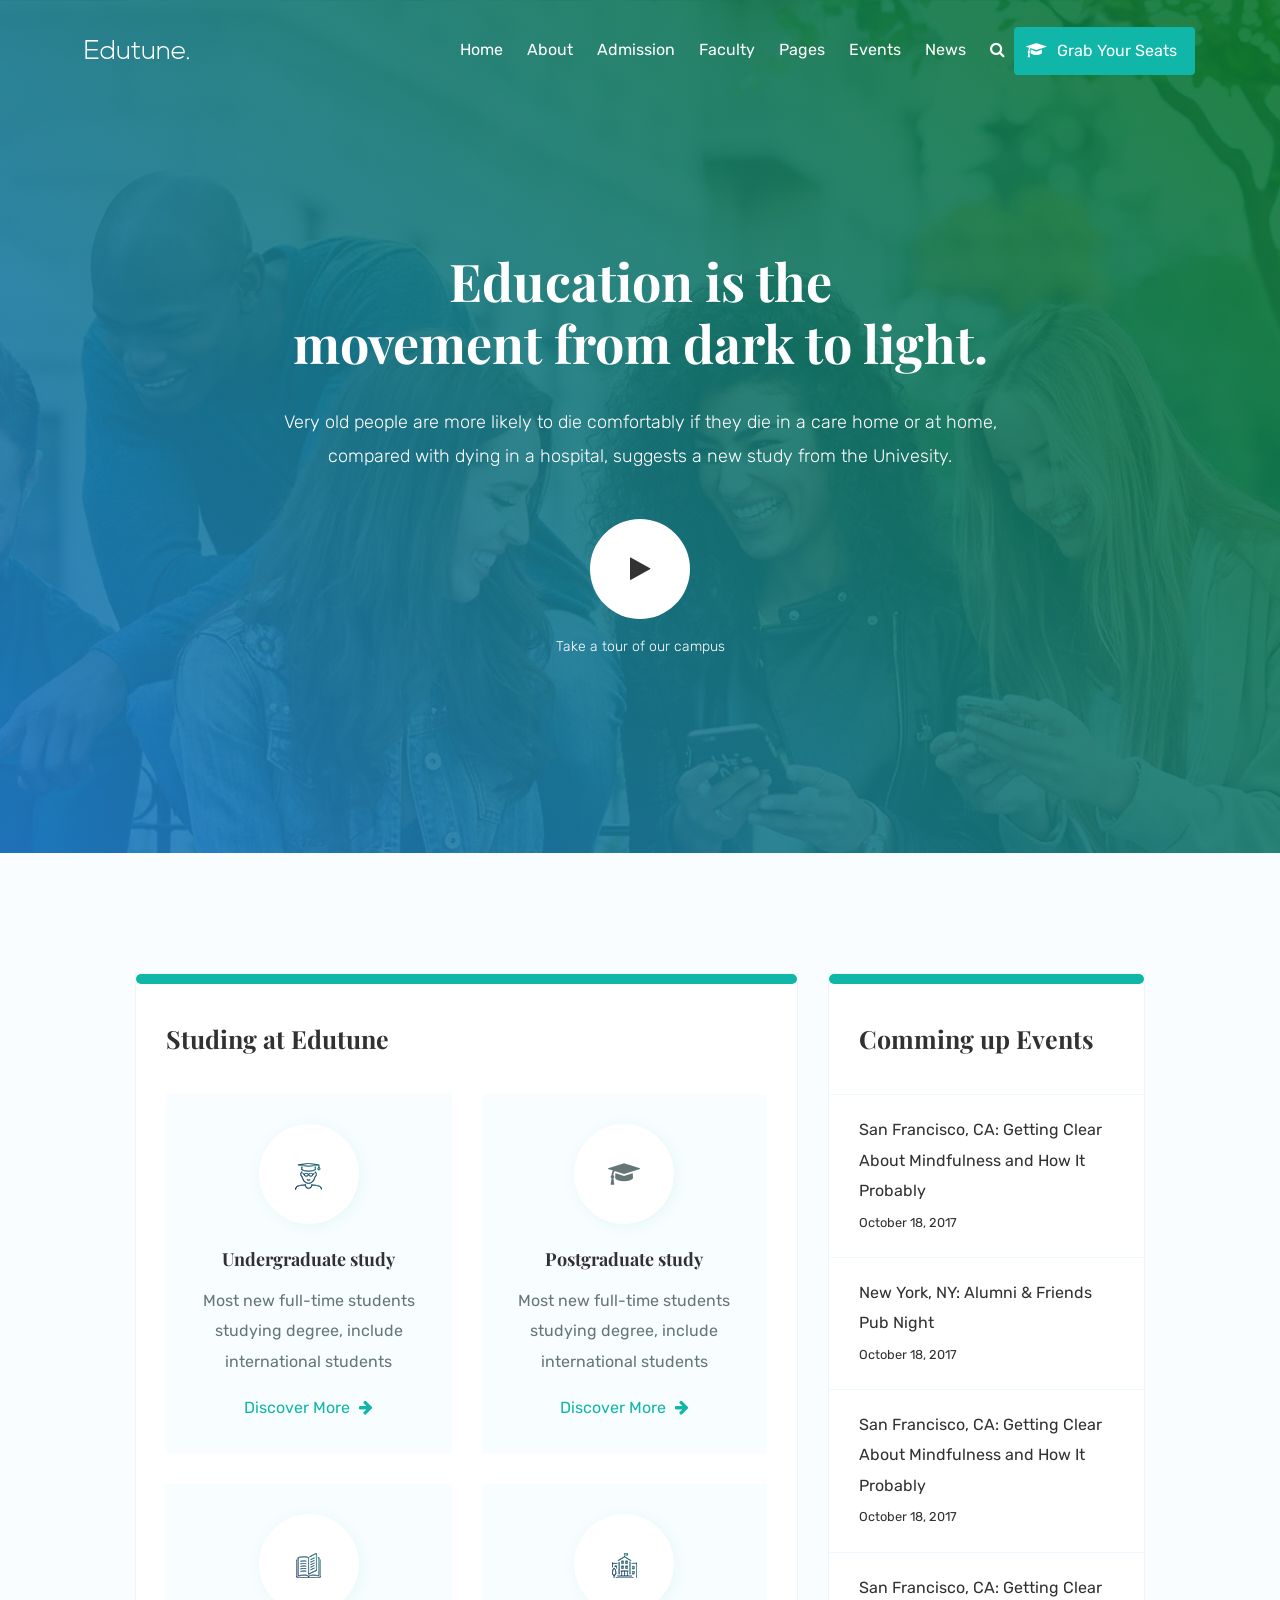
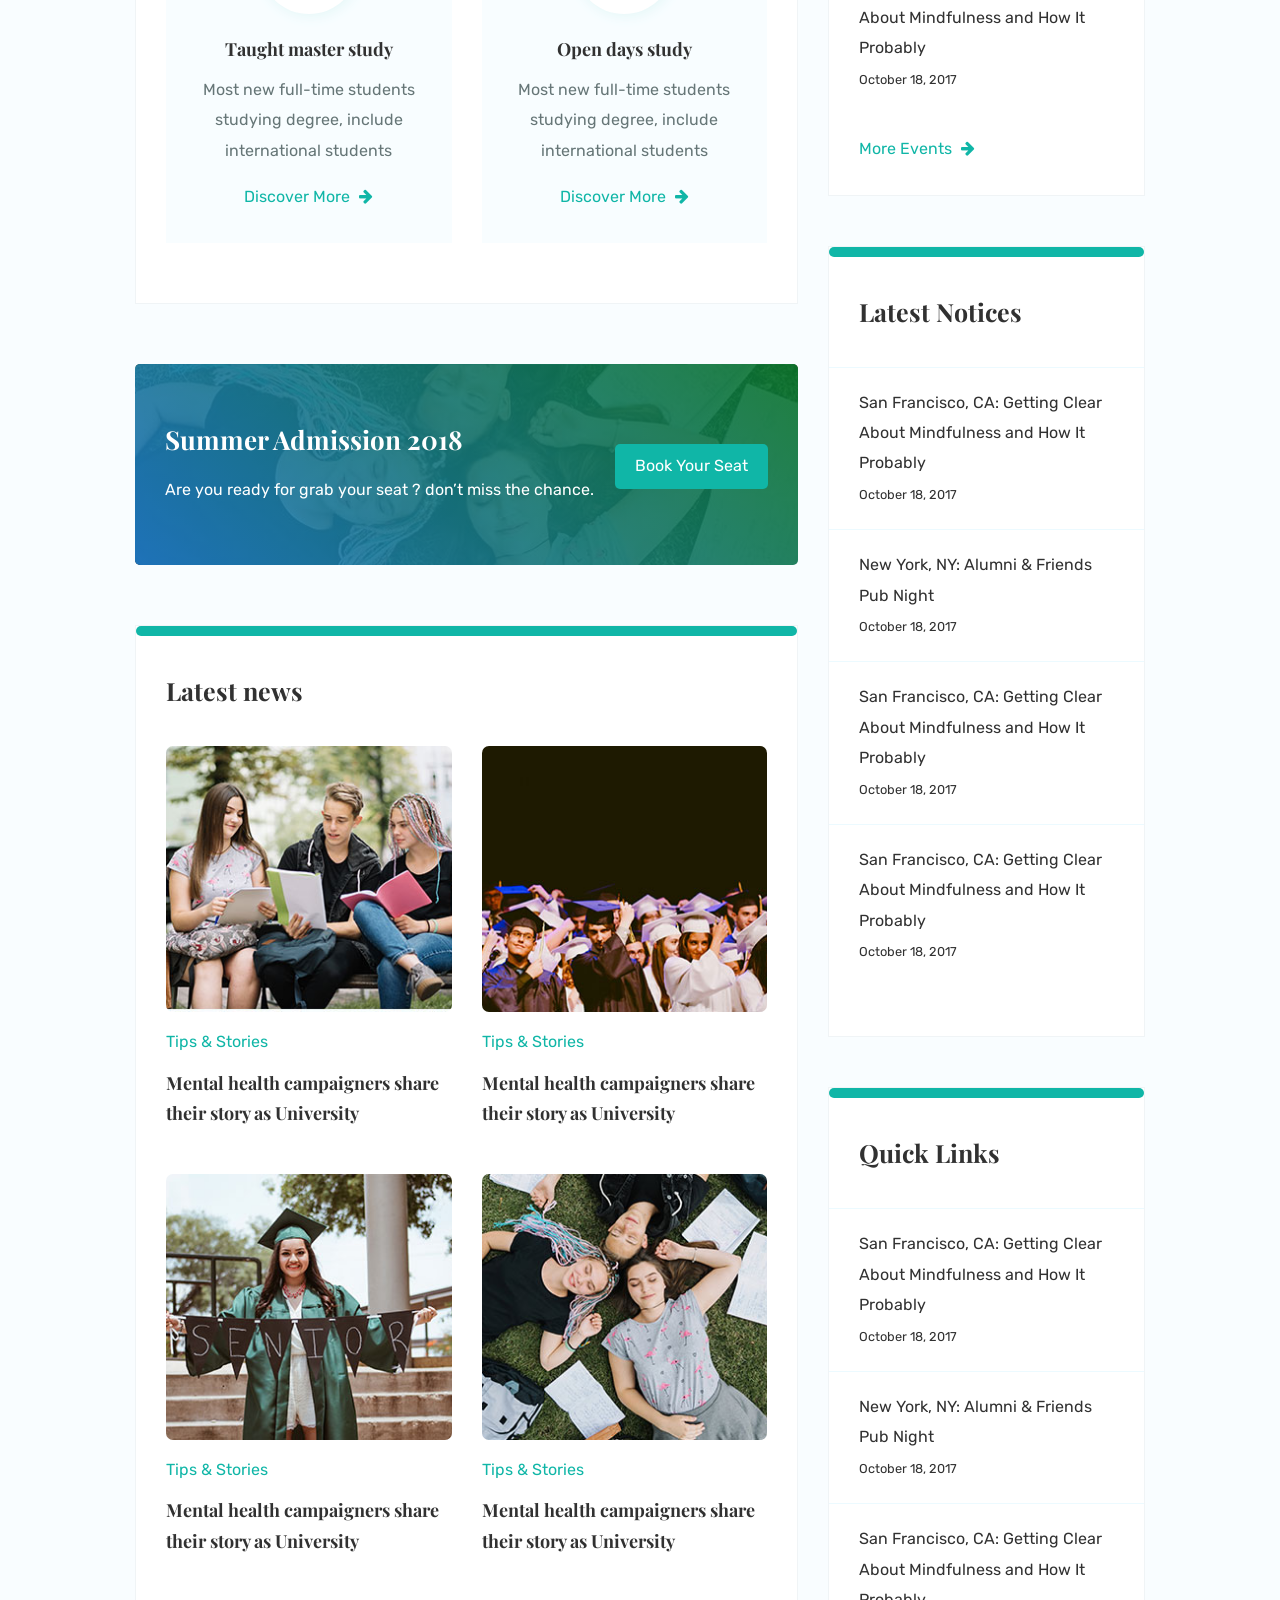
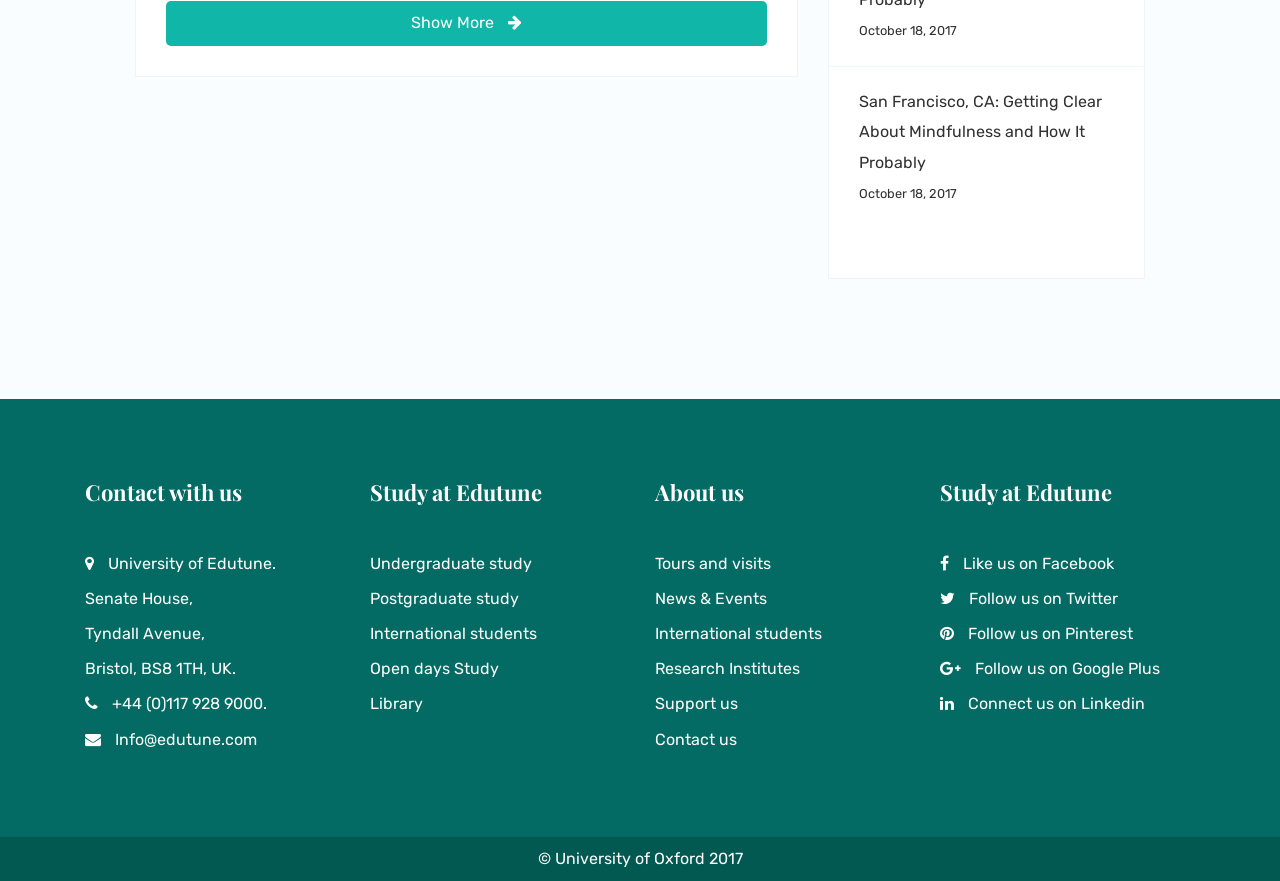
<file: index.html>
<!DOCTYPE html>
<html lang="en">
    <head>
        <meta charset="utf-8">
        <meta http-equiv="X-UA-Compatible" content="IE=edge">
        <meta name="viewport" content="width=device-width, initial-scale=1">

        <title>Edutune_University_Homepage</title>

        <link rel="stylesheet" type="text/css" href="assets/css/bootstrap.min.css">
        <link rel="stylesheet" type="text/css" href="assets/css/font-awesome.min.css">
        <link rel="stylesheet" type="text/css" href="assets/css/magnific-popup.css">
        <link rel="stylesheet" type="text/css" href="assets/css/style.css">


        <script src="assets/js/jquery-1.12.4.min.js"></script>
    </head>
    <body>

        <!--Header-area-->
          <div class="header-area">
            <div class="container">
              <div class="row">
                <div class="col-lg-3">
                  <div class="logo">
                    <h1><a href=""><img src="assets/img/logo.png" alt=""></a></h1>
                  </div>
                </div>
                <div class="col-lg-9">
                  <div class="mainmenu text-right">
                    <ul>
                      <li><a href="about.html">Home</a></li>
                      <li><a href="">About</a></li>
                      <li><a href="admission.html">Admission</a></li>
                      <li><a href="facult.html">Faculty</a></li>
                      <li><a href="single-addmission.html">Pages</a></li>
                      <li><a href="events.html">Events</a></li>
                      <li><a href="">News</a></li>
                      <li><a href=""><i class="fa fa-search"></i></a></li>
                      <li class="btn fa-graduation-cap"><a href="">Grab Your Seats</a></li>
                    </ul>
                  </div>
                </div>
              </div>
            </div>
          </div><!--End Header-area-->

          <!--Hero-area-->
          <div class="hero-area">
            <div class="container">
              <div class="row justify-content-center">
                <div class="col-lg-8 text-center">
                  <h2>Education is the<br/>movement from dark to light.</h2>
                  <p>Very old people are more likely to die comfortably if they die in a care home or at home, 
                    compared with dying in a hospital, suggests a new study from the Univesity.</p>
                    <p><a href="https://www.youtube.com/watch?v=ctvlUvN6wSE" class="video-btn mfp-iframe"><i class="fa fa-play"></i>Take a tour of our campus</a></p>
                </div>
              </div>
            </div>
          </div><!--End Hero-area-->

          <!--ADMISSION-area-->
          <div class="section-padding">
            <div class="container">
              <div class="row">
                <div class="col-lg-8">
                  <div class="bordered-box">
                    <h3>Studing at Edutune</h3>
                    <div class="row">
                      <div class="col-lg-6">
                        <div class="single-service-box">
                          <div class="service-icon d-table">
                            <div class="service-icon-wraper d-table-cell">
                              <img src="assets/img/service-1.png" alt="">
                            </div>
                          </div>
                          <h4>Undergraduate study</h4>
                          <p>Most new full-time students studying degree, include international students</p>
                          <a href="" class="inline-btn">Discover More <i class="fa fa-arrow-right"></i></a>
                        </div>
                      </div>

                      <div class="col-lg-6">
                        <div class="single-service-box">
                          <div class="service-icon d-table">
                            <div class="service-icon-wraper d-table-cell">
                              <i class="fa fa-graduation-cap"></i>
                            </div>
                          </div>
                          <h4>Postgraduate  study</h4>
                          <p>Most new full-time students studying degree, include international students</p>
                          <a href="" class="inline-btn">Discover More <i class="fa fa-arrow-right"></i></a>
                        </div>
                      </div>

                      <div class="col-lg-6">
                        <div class="single-service-box">
                          <div class="service-icon d-table">
                            <div class="service-icon-wraper d-table-cell">
                              <img src="assets/img/service-3.png" alt="">
                            </div>
                          </div>
                          <h4>Taught master study</h4>
                          <p>Most new full-time students studying degree, include international students</p>
                          <a href="" class="inline-btn">Discover More <i class="fa fa-arrow-right"></i></a>
                        </div>
                      </div>

                      <div class="col-lg-6">
                        <div class="single-service-box">
                          <div class="service-icon d-table">
                            <div class="service-icon-wraper d-table-cell">
                              <img src="assets/img/service-4.png" alt="">
                            </div>
                          </div>
                          <h4>Open days study</h4>
                          <p>Most new full-time students studying degree, include international students</p>
                          <a href="" class="inline-btn">Discover More <i class="fa fa-arrow-right"></i></a>
                        </div>
                      </div>
                    </div>
                  </div>

                  <!--Call to action area-->

                  <div class="cta-area section-padding">
                    <h3>Summer Admission 2018</h3>
                    <p>Are you ready for grab your seat ? don’t miss the chance.</p>
                    <a href="" class="edutune-btn">Book Your Seat</a>
                  </div><!--End Call to action area-->

                  <!--Latest news area-->

                  <div class="bordered-box">
                    <h3>Latest news</h3>
                    <div class="row">
                      <div class="col-lg-6">
                        <div class="single-news-box">
                          <div class="news-box-bg"></div>
                          <a href="" class="meta-tag">Tips & Stories</a>
                          <h4>Mental health campaigners share their story as University </h4>
                        </div>
                      </div>
                      <div class="col-lg-6">
                        <div class="single-news-box">
                          <div class="news-box-bg news-box-bg-2"></div>
                          <a href="" class="meta-tag">Tips & Stories</a>
                          <h4>Mental health campaigners share their story as University </h4>
                        </div>
                      </div>
                      <div class="col-lg-6">
                        <div class="single-news-box">
                          <div class="news-box-bg news-box-bg-3"></div>
                          <a href="" class="meta-tag">Tips & Stories</a>
                          <h4>Mental health campaigners share their story as University </h4>
                        </div>
                      </div>
                      <div class="col-lg-6">
                        <div class="single-news-box">
                          <div class="news-box-bg news-box-bg-4"></div>
                          <a href="" class="meta-tag">Tips & Stories</a>
                          <h4>Mental health campaigners share their story as University </h4>
                        </div>
                      </div>
                    </div>

                    <a href="" class="edutune-btn show-more-btn">Show More <i class="fa fa-arrow-right"></i></a>
                  </div>
                </div><!--End Latest news area-->



                <div class="col-lg-4">
                  <div class="bordered-box">
                    <h3>Comming up Events</h3>
                    <ul>
                      <li><a href="">San Francisco, CA: Getting Clear About Mindfulness and How It Probably<br/><span class="post-date">October 18, 2017</span></a></li>
                      <li><a href="">New York, NY: Alumni & Friends Pub Night<br/><span class="post-date">October 18, 2017</span></a></li>
                      <li><a href="">San Francisco, CA: Getting Clear About Mindfulness and How It Probably<br/><span class="post-date">October 18, 2017</span></a></li>
                      <li><a href="">San Francisco, CA: Getting Clear About Mindfulness and How It Probably<br/><span class="post-date">October 18, 2017</span></a></li>
                    </ul>

                    <a href="" class="inline-btn">More Events <i class="fa fa-arrow-right"></i></a>
                  </div>
                  <div class="bordered-box">
                    <h3>Latest Notices</h3>
                    <ul>
                      <li><a href="">San Francisco, CA: Getting Clear About Mindfulness and How It Probably<br/><span class="post-date">October 18, 2017</span></a></li>
                      <li><a href="">New York, NY: Alumni & Friends Pub Night<br/><span class="post-date">October 18, 2017</span></a></li>
                      <li><a href="">San Francisco, CA: Getting Clear About Mindfulness and How It Probably<br/><span class="post-date">October 18, 2017</span></a></li>
                      <li><a href="">San Francisco, CA: Getting Clear About Mindfulness and How It Probably<br/><span class="post-date">October 18, 2017</span></a></li>
                    </ul>
                  </div>
                  <div class="bordered-box">
                    <h3>Quick Links</h3>
                    <ul>
                      <li><a href="">San Francisco, CA: Getting Clear About Mindfulness and How It Probably<br/><span class="post-date">October 18, 2017</span></a></li>
                      <li><a href="">New York, NY: Alumni & Friends Pub Night<br/><span class="post-date">October 18, 2017</span></a></li>
                      <li><a href="">San Francisco, CA: Getting Clear About Mindfulness and How It Probably<br/><span class="post-date">October 18, 2017</span></a></li>
                      <li><a href="">San Francisco, CA: Getting Clear About Mindfulness and How It Probably<br/><span class="post-date">October 18, 2017</span></a></li>
                    </ul>
                  </div>
                </div>
              </div>
            </div>
          </div><!--End ADMISSION-area-->


          <div class="footer-area">
            <div class="container">
              <div class="row">
                <div class="col-lg-3">
                  <h4>Contact with us</h4>
                  <ul>
                    <li><a href=""><i class="fa fa-map-marker"></i> University of Edutune.<br/> Senate House,<br/>Tyndall Avenue,<br/> Bristol, BS8 1TH, UK.</a></li>
                    <li><a href=""><i class="fa fa-phone"></i> +44 (0)117 928 9000.</a></li>
                    <li><a href=""><i class="fa fa-envelope"></i> Info@edutune.com</a></li>
                  </ul>
                </div>
                <div class="col-lg-3">
                  <h4>Study at Edutune</h4>
                  <ul>
                    <li><a href="">Undergraduate study</a></li>
                    <li><a href="">Postgraduate study</a></li>
                    <li><a href="">International students</a></li>
                    <li><a href="">Open days Study</a></li>
                    <li><a href="">Library</a></li>
                  </ul>
                </div>
                 <div class="col-lg-3">
                  <h4>About us</h4>
                  <ul>
                    <li><a href="">Tours and visits</a></li>
                    <li><a href="">News & Events</a></li>
                    <li><a href="">International students</a></li>
                    <li><a href="">Research Institutes</a></li>
                    <li><a href="">Support us</a></li>
                    <li><a href="">Contact us</a></li>
                  </ul>
                </div>
                 <div class="col-lg-3">
                  <h4>Study at Edutune</h4>
                  <ul>
                    <li><a href=""><i class="fa fa-facebook"></i> Like us on Facebook</a></li>
                    <li><a href=""><i class="fa fa-twitter"></i> Follow us on Twitter</a></li>
                    <li><a href=""><i class="fa fa-pinterest"></i> Follow us on Pinterest</a></li>
                    <li><a href=""><i class="fa fa-google-plus"></i> Follow us on Google Plus</a></li>
                    <li><a href=""><i class="fa fa-linkedin"></i> Connect us on Linkedin</a></li>
                  </ul>
                </div>
              </div>
            </div>
          </div>

          <div class="bottom-footer-area">
            <div class="container">
              <div class="row just">
                <div class="col-lg-12 text-center">
                  &copy; University of Oxford 2017
                </div>
              </div>
            </div>
          </div>


      


        <script src="assets/js/popper.min.js"></script>
        <script src="assets/js/bootstrap.min.js"></script>
        <script src="assets/js/jquery.magnific-popup.min.js"></script>
        <script src="assets/js/main.js"></script>
    </body>
</html>
</file>
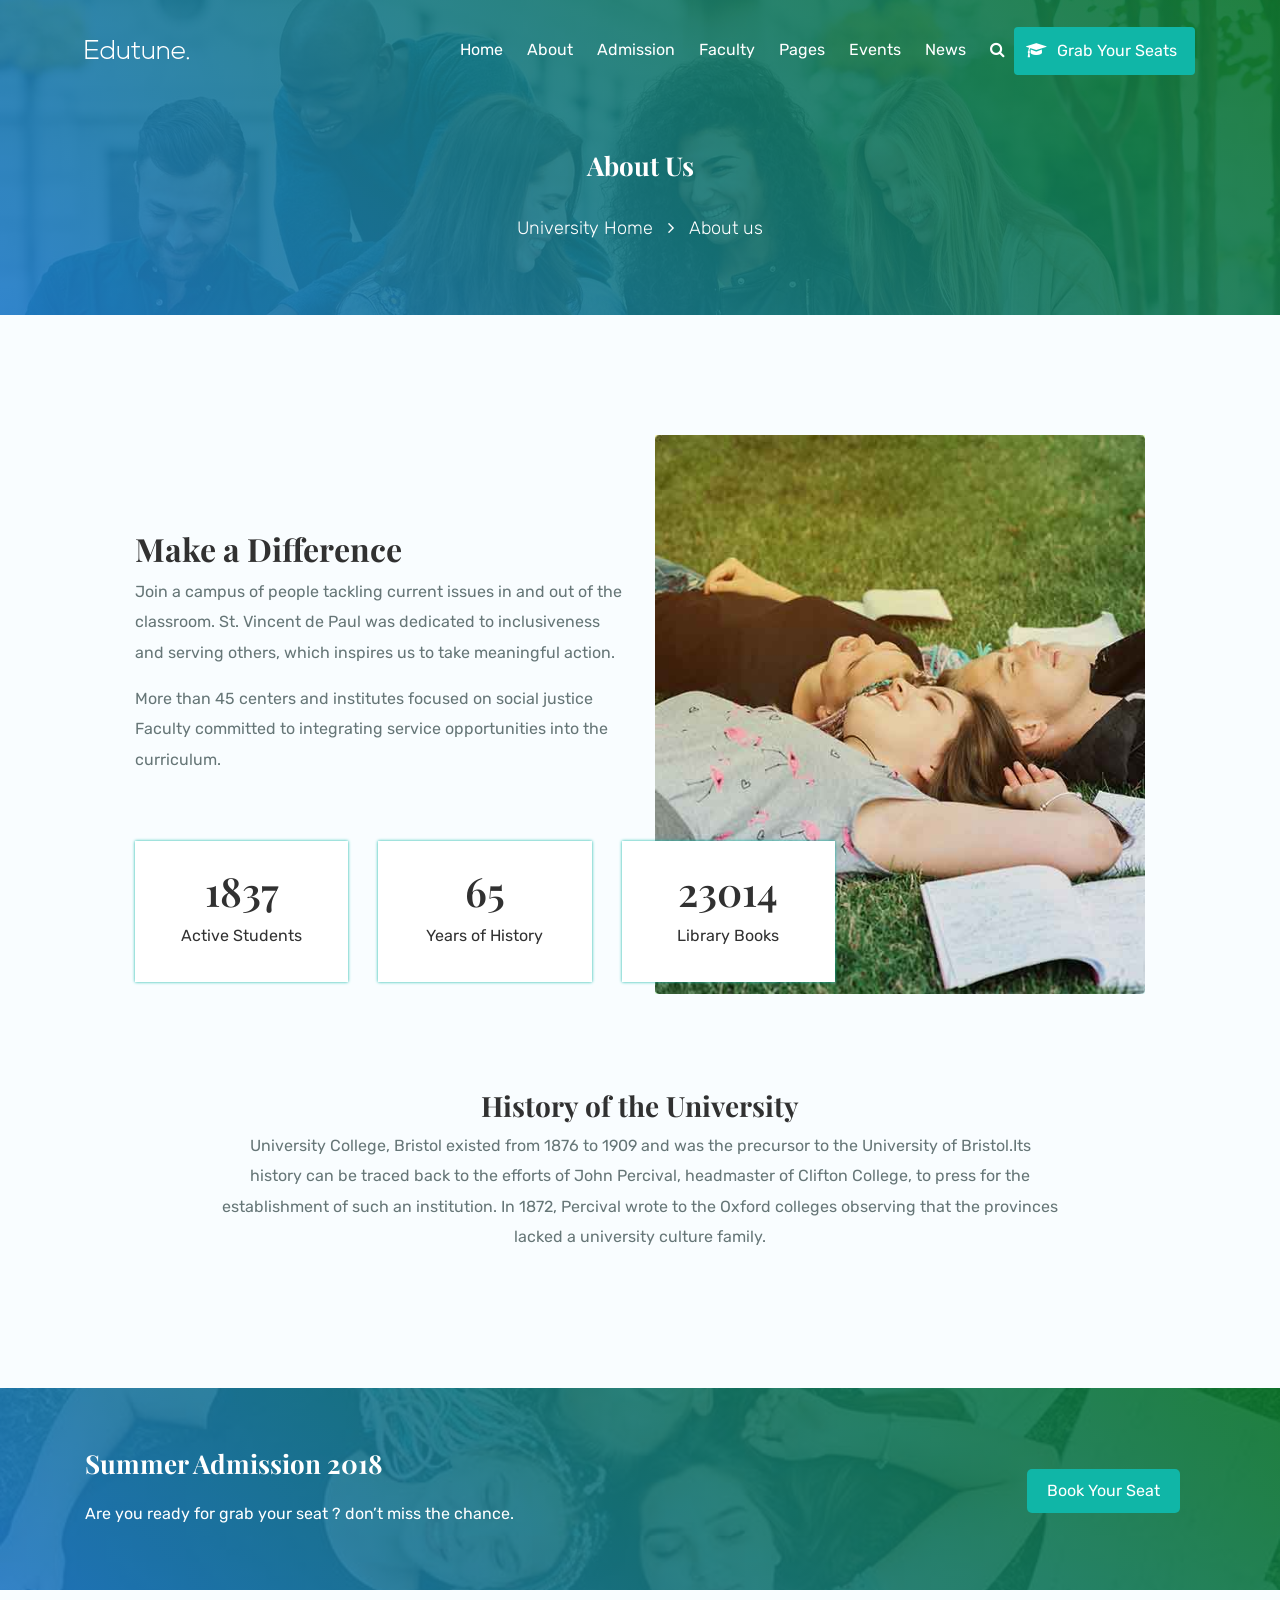
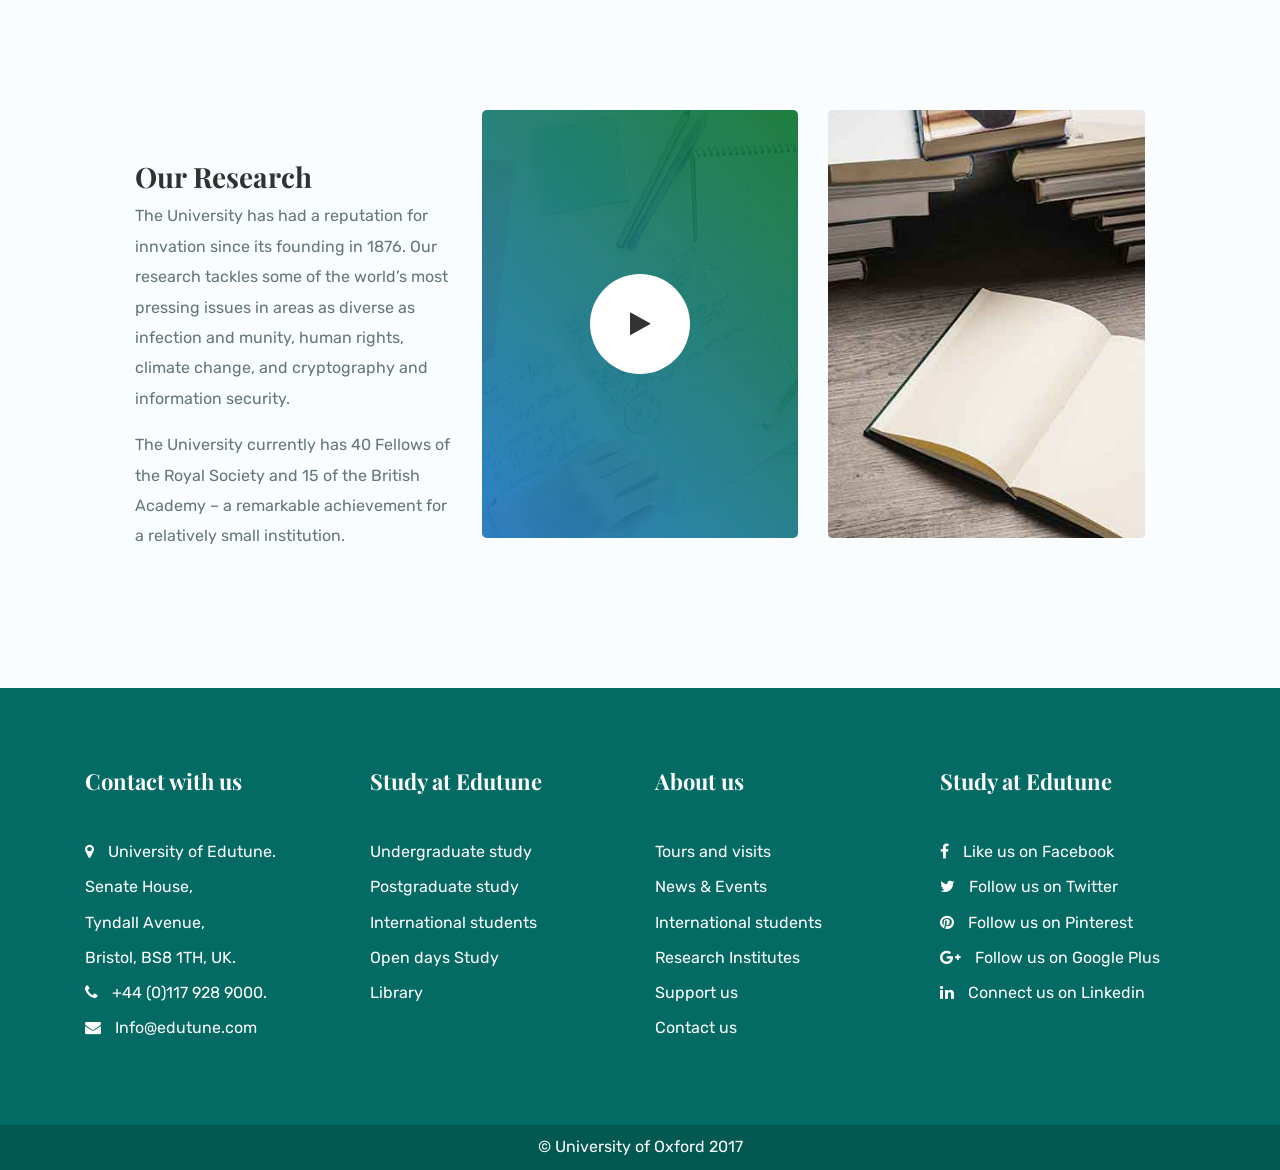
<file: about.html>
<!DOCTYPE html>
<html lang="en">
    <head>
        <meta charset="utf-8">
        <meta http-equiv="X-UA-Compatible" content="IE=edge">
        <meta name="viewport" content="width=device-width, initial-scale=1">

        <title>Edutune_University_Homepage</title>

        <link rel="stylesheet" type="text/css" href="assets/css/bootstrap.min.css">
        <link rel="stylesheet" type="text/css" href="assets/css/font-awesome.min.css">
        <link rel="stylesheet" type="text/css" href="assets/css/magnific-popup.css">
        <link rel="stylesheet" type="text/css" href="assets/css/style.css">


        <script src="assets/js/jquery-1.12.4.min.js"></script>
    </head>
    <body>

        <!--Header-area-->
          <div class="header-area">
            <div class="container">
              <div class="row">
                <div class="col-lg-3">
                  <div class="logo">
                    <h1><a href=""><img src="assets/img/logo.png" alt=""></a></h1>
                  </div>
                </div>
                <div class="col-lg-9">
                  <div class="mainmenu text-right">
                    <ul>
                      <li><a href="">Home</a></li>
                      <li><a href="">About</a></li>
                      <li><a href="">Admission</a></li>
                      <li><a href="">Faculty</a></li>
                      <li><a href="">Pages</a></li>
                      <li><a href="">Events</a></li>
                      <li><a href="">News</a></li>
                      <li><a href=""><i class="fa fa-search"></i></a></li>
                      <li class="btn fa-graduation-cap"><a href="">Grab Your Seats</a></li>
                    </ul>
                  </div>
                </div>
              </div>
            </div>
          </div><!--End Header-area-->

          <!--Hero-area-->
          <div class="hero-area breadcroumb-area">
            <div class="container">
              <div class="row justify-content-center">
                <div class="col-lg-8 text-center">
                  <h2>About Us</h2>
                  <a href="index.html">University Home</a>  <i class="fa fa-angle-right"></i> About us
                </div>
              </div>
            </div>
          </div><!--End Hero-area-->

          <!--ADMISSION-area-->
          <div class="section-padding">
            <div class="container">
              <div class="row">
                <div class="col-lg-6">
                  <div class="margin-top-95">
                    <h2>Make a Difference</h2>
                    <p>Join a campus of people tackling current issues in and out of the classroom. 
                      St. Vincent de Paul was dedicated to inclusiveness and serving others, which
                      inspires us to take meaningful action.</p>

                      <p>More than 45 centers and institutes focused on social justice Faculty 
                      committed to integrating service opportunities into the curriculum.</p>

                      <div class="counter-box-wrapper">
                        <div class="row">
                          <div class="col-lg-4">
                            <div class="single-counter-box">
                              <p class="count">1837</p>
                              Active Students
                            </div>
                          </div>
                          <div class="col-lg-4">
                            <div class="single-counter-box">
                              <p class="count">65</p>
                              Years of History
                            </div>
                          </div>
                          <div class="col-lg-4">
                            <div class="single-counter-box">
                              <p class="count">23014</p>
                              Library Books
                            </div>
                          </div>
                        </div>
                      </div>
                  </div>
                </div>
                <div class="col-lg-6">
                  <img src="assets/img/about.jpg" alt="">
                </div>
              </div>

              <div class="row justify-content-center">
                 <div class="col-md-10 text-center">
                  <div class="margin-top-95"></div>
                   <h3>History of the University</h3>
                   <p>University College, Bristol existed from 1876 to 1909 and was the precursor to the University of Bristol.Its history can be traced back to the efforts of John Percival, headmaster of Clifton College, to press for the establishment of such an institution. In 1872, Percival wrote to the Oxford colleges observing that the provinces lacked a university culture family.</p>
                 </div> 
              </div>
            </div>
          </div><!--End ADMISSION-area-->

          <!--Call to action area -->
          <div class="cta-area">
            <div class="container">
              <div class="row">
                <div class="col">
                  <h3>Summer Admission 2018</h3>
                    <p>Are you ready for grab your seat ? don’t miss the chance.</p>
                    <a href="" class="edutune-btn">Book Your Seat</a>
                </div>
              </div>
            </div>
          </div><!--End Call to action area -->

          <!--RESEARCH area -->
          <div class="section-padding">
            <div class="container">
              <div class="row">
                <div class="col-lg-4">
                  <div class="margin-top-50">
                    <h3>Our Research</h3>
                    <p>The University has had a reputation for innvation since its founding in 1876. Our research tackles some of the world’s most pressing issues in areas as diverse as infection and munity, human rights, climate change, and cryptography and information security.</p>

                    <p>The University currently has 40 Fellows of the Royal Society and 15 of the British Academy – a remarkable achievement for a relatively small institution.</p>
                  </div>
                </div>
                <div class="col-lg-4">
                  <a href="https://www.youtube.com/watch?v=ctvlUvN6wSE" class="video-btn boxed-video-btn boxed-video-btn-bg-1 mfp-iframe">
                    <img src="assets/img/about-1.jpg" alt="">
                    <i class="fa fa-play"></i>
                  </a>
                </div>
                <div class="col-lg-4">
                  <img src="assets/img/about-2.jpg" alt="">
                </div>
              </div>
            </div>
          </div>


          <div class="footer-area">
            <div class="container">
              <div class="row">
                <div class="col-lg-3">
                  <h4>Contact with us</h4>
                  <ul>
                    <li><a href=""><i class="fa fa-map-marker"></i> University of Edutune.<br/> Senate House,<br/>Tyndall Avenue,<br/> Bristol, BS8 1TH, UK.</a></li>
                    <li><a href=""><i class="fa fa-phone"></i> +44 (0)117 928 9000.</a></li>
                    <li><a href=""><i class="fa fa-envelope"></i> Info@edutune.com</a></li>
                  </ul>
                </div>
                <div class="col-lg-3">
                  <h4>Study at Edutune</h4>
                  <ul>
                    <li><a href="">Undergraduate study</a></li>
                    <li><a href="">Postgraduate study</a></li>
                    <li><a href="">International students</a></li>
                    <li><a href="">Open days Study</a></li>
                    <li><a href="">Library</a></li>
                  </ul>
                </div>
                 <div class="col-lg-3">
                  <h4>About us</h4>
                  <ul>
                    <li><a href="">Tours and visits</a></li>
                    <li><a href="">News & Events</a></li>
                    <li><a href="">International students</a></li>
                    <li><a href="">Research Institutes</a></li>
                    <li><a href="">Support us</a></li>
                    <li><a href="">Contact us</a></li>
                  </ul>
                </div>
                 <div class="col-lg-3">
                  <h4>Study at Edutune</h4>
                  <ul>
                    <li><a href=""><i class="fa fa-facebook"></i> Like us on Facebook</a></li>
                    <li><a href=""><i class="fa fa-twitter"></i> Follow us on Twitter</a></li>
                    <li><a href=""><i class="fa fa-pinterest"></i> Follow us on Pinterest</a></li>
                    <li><a href=""><i class="fa fa-google-plus"></i> Follow us on Google Plus</a></li>
                    <li><a href=""><i class="fa fa-linkedin"></i> Connect us on Linkedin</a></li>
                  </ul>
                </div>
              </div>
            </div>
          </div>

          <div class="bottom-footer-area">
            <div class="container">
              <div class="row just">
                <div class="col-lg-12 text-center">
                  &copy; University of Oxford 2017
                </div>
              </div>
            </div>
          </div>


      


        <script src="assets/js/popper.min.js"></script>
        <script src="assets/js/bootstrap.min.js"></script>
        <script src="assets/js/jquery.magnific-popup.min.js"></script>
        <script src="assets/js/main.js"></script>
    </body>
</html>
</file>
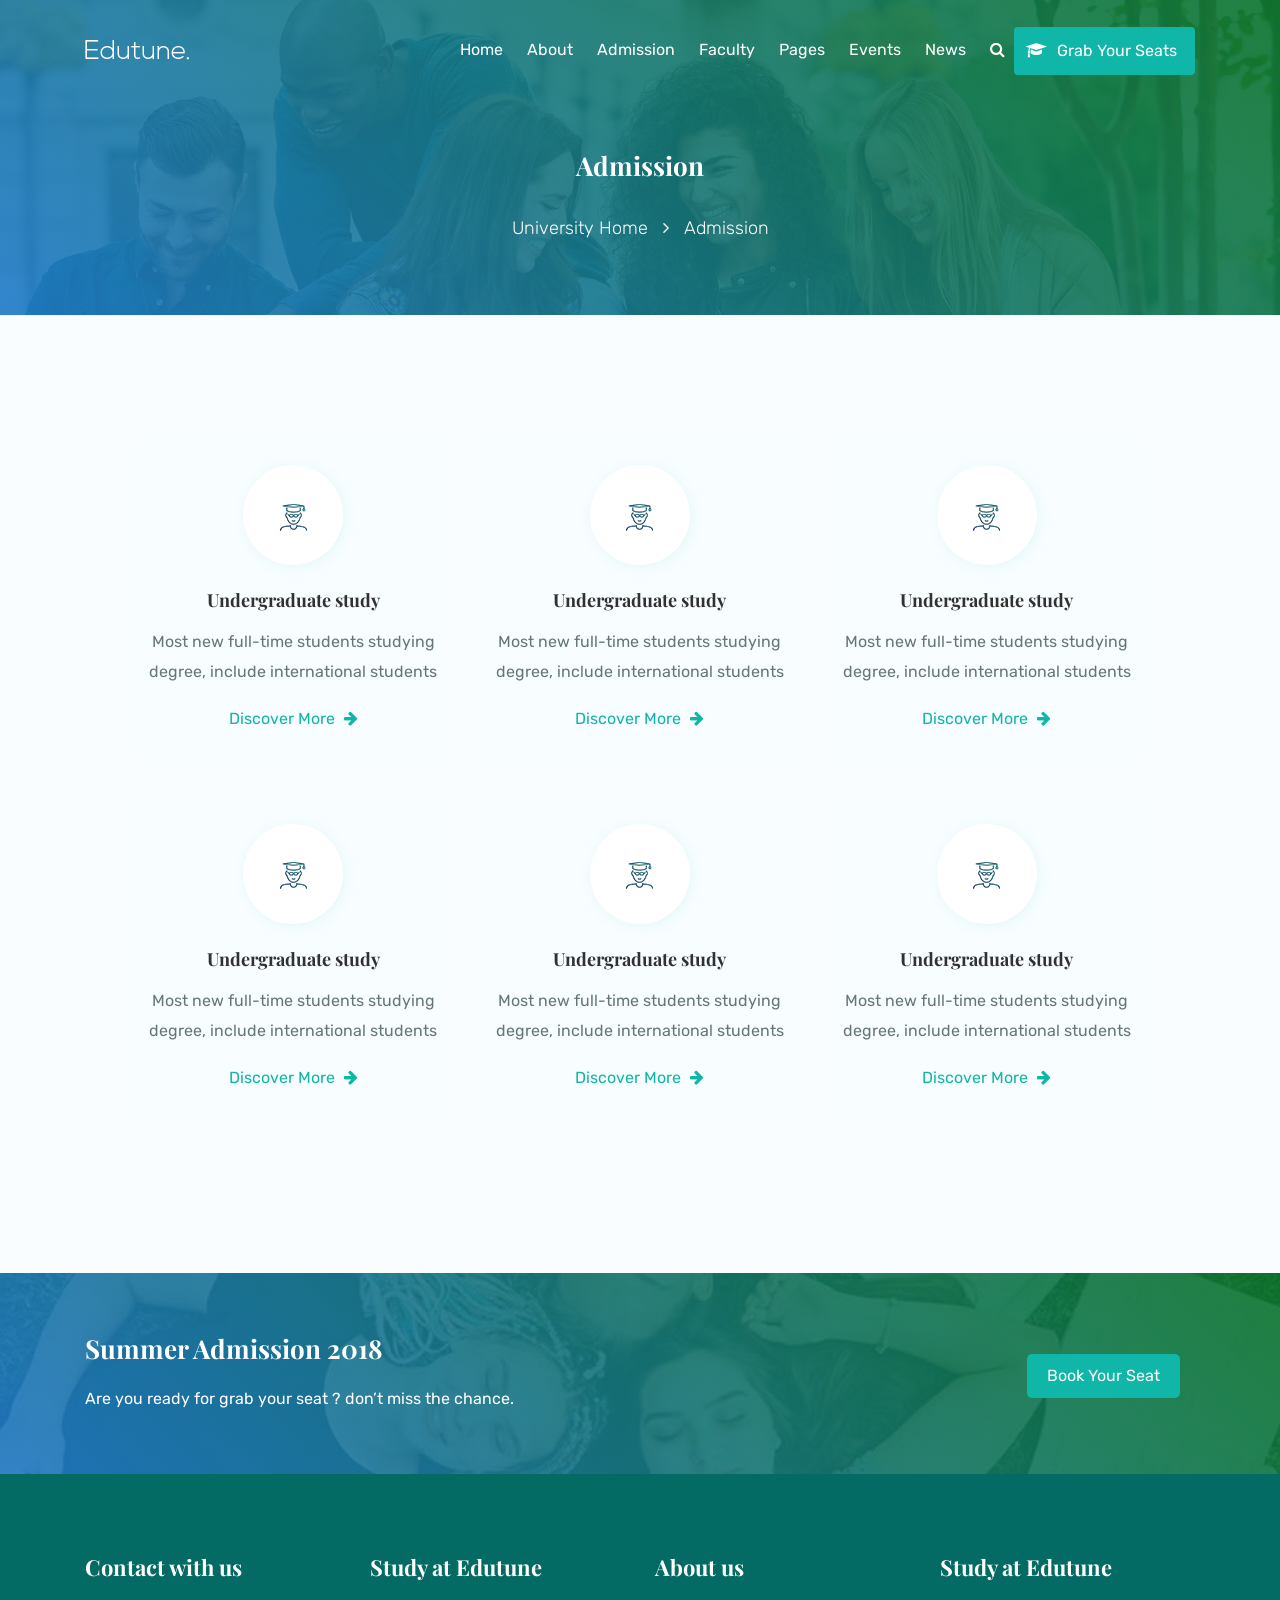
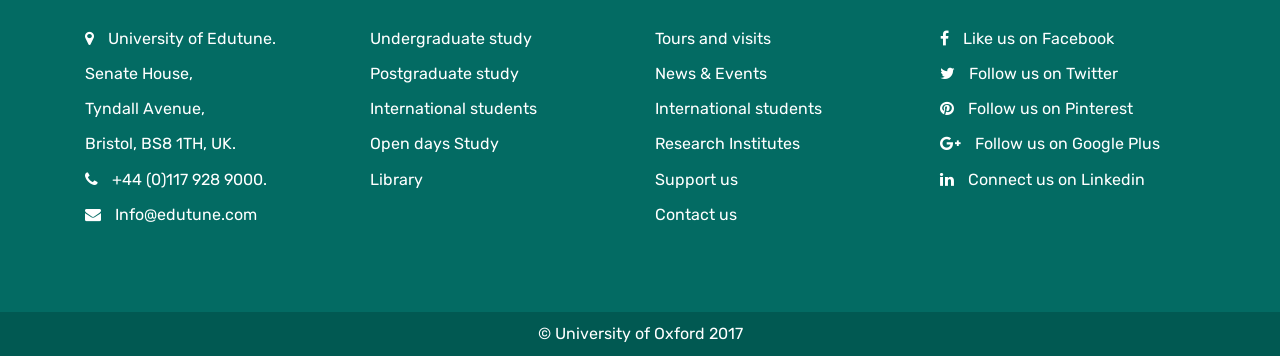
<file: admission.html>
<!DOCTYPE html>
<html lang="en">
    <head>
        <meta charset="utf-8">
        <meta http-equiv="X-UA-Compatible" content="IE=edge">
        <meta name="viewport" content="width=device-width, initial-scale=1">

        <title>Edutune_University_Homepage</title>

        <link rel="stylesheet" type="text/css" href="assets/css/bootstrap.min.css">
        <link rel="stylesheet" type="text/css" href="assets/css/font-awesome.min.css">
        <link rel="stylesheet" type="text/css" href="assets/css/magnific-popup.css">
        <link rel="stylesheet" type="text/css" href="assets/css/style.css">


        <script src="assets/js/jquery-1.12.4.min.js"></script>
    </head>
    <body>

        <!--Header-area-->
          <div class="header-area">
            <div class="container">
              <div class="row">
                <div class="col-lg-3">
                  <div class="logo">
                    <h1><a href=""><img src="assets/img/logo.png" alt=""></a></h1>
                  </div>
                </div>
                <div class="col-lg-9">
                  <div class="mainmenu text-right">
                    <ul>
                      <li><a href="">Home</a></li>
                      <li><a href="">About</a></li>
                      <li><a href="">Admission</a></li>
                      <li><a href="">Faculty</a></li>
                      <li><a href="">Pages</a></li>
                      <li><a href="">Events</a></li>
                      <li><a href="">News</a></li>
                      <li><a href=""><i class="fa fa-search"></i></a></li>
                      <li class="btn fa-graduation-cap"><a href="">Grab Your Seats</a></li>
                    </ul>
                  </div>
                </div>
              </div>
            </div>
          </div><!--End Header-area-->

          <!--Hero-area-->
          <div class="hero-area breadcroumb-area">
            <div class="container">
              <div class="row justify-content-center">
                <div class="col-lg-8 text-center">
                  <h2> Admission</h2>
                  <a href="index.html">University Home</a>  <i class="fa fa-angle-right"></i>  Admission
                </div>
              </div>
            </div>
          </div><!--End Hero-area-->

          <!--ADMISSION-area-->
          <div class="section-padding">
            <div class="container">
              <div class="row">
                <div class="col-lg-4">
                  <div class="single-service-box">
                      <div class="service-icon d-table">
                        <div class="service-icon-wraper d-table-cell">
                          <img src="assets/img/service-1.png" alt="">
                        </div>
                        </div>
                      <h4>Undergraduate study</h4>
                      <p>Most new full-time students studying degree, include international students</p>
                      <a href="" class="inline-btn">Discover More <i class="fa fa-arrow-right"></i></a>
                    </div>
                </div>
                <div class="col-lg-4">
                  <div class="single-service-box">
                      <div class="service-icon d-table">
                        <div class="service-icon-wraper d-table-cell">
                          <img src="assets/img/service-1.png" alt="">
                        </div>
                        </div>
                      <h4>Undergraduate study</h4>
                      <p>Most new full-time students studying degree, include international students</p>
                      <a href="" class="inline-btn">Discover More <i class="fa fa-arrow-right"></i></a>
                    </div>
                </div>
                <div class="col-lg-4">
                  <div class="single-service-box">
                      <div class="service-icon d-table">
                        <div class="service-icon-wraper d-table-cell">
                          <img src="assets/img/service-1.png" alt="">
                        </div>
                        </div>
                      <h4>Undergraduate study</h4>
                      <p>Most new full-time students studying degree, include international students</p>
                      <a href="" class="inline-btn">Discover More <i class="fa fa-arrow-right"></i></a>
                    </div>
                </div>
                <div class="col-lg-4">
                  <div class="single-service-box">
                      <div class="service-icon d-table">
                        <div class="service-icon-wraper d-table-cell">
                          <img src="assets/img/service-1.png" alt="">
                        </div>
                        </div>
                      <h4>Undergraduate study</h4>
                      <p>Most new full-time students studying degree, include international students</p>
                      <a href="" class="inline-btn">Discover More <i class="fa fa-arrow-right"></i></a>
                    </div>
                </div>
                <div class="col-lg-4">
                  <div class="single-service-box">
                      <div class="service-icon d-table">
                        <div class="service-icon-wraper d-table-cell">
                          <img src="assets/img/service-1.png" alt="">
                        </div>
                        </div>
                      <h4>Undergraduate study</h4>
                      <p>Most new full-time students studying degree, include international students</p>
                      <a href="" class="inline-btn">Discover More <i class="fa fa-arrow-right"></i></a>
                    </div>
                </div>
                <div class="col-lg-4">
                  <div class="single-service-box">
                      <div class="service-icon d-table">
                        <div class="service-icon-wraper d-table-cell">
                          <img src="assets/img/service-1.png" alt="">
                        </div>
                        </div>
                      <h4>Undergraduate study</h4>
                      <p>Most new full-time students studying degree, include international students</p>
                      <a href="" class="inline-btn">Discover More <i class="fa fa-arrow-right"></i></a>
                    </div>
                </div>
              </div>
            </div>
          </div><!--End ADMISSION-area-->

          <!--Call to action area -->
          <div class="cta-area">
            <div class="container">
              <div class="row">
                <div class="col">
                  <h3>Summer Admission 2018</h3>
                    <p>Are you ready for grab your seat ? don’t miss the chance.</p>
                    <a href="" class="edutune-btn">Book Your Seat</a>
                </div>
              </div>
            </div>
          </div><!--End Call to action area -->


          <div class="footer-area">
            <div class="container">
              <div class="row">
                <div class="col-lg-3">
                  <h4>Contact with us</h4>
                  <ul>
                    <li><a href=""><i class="fa fa-map-marker"></i> University of Edutune.<br/> Senate House,<br/>Tyndall Avenue,<br/> Bristol, BS8 1TH, UK.</a></li>
                    <li><a href=""><i class="fa fa-phone"></i> +44 (0)117 928 9000.</a></li>
                    <li><a href=""><i class="fa fa-envelope"></i> Info@edutune.com</a></li>
                  </ul>
                </div>
                <div class="col-lg-3">
                  <h4>Study at Edutune</h4>
                  <ul>
                    <li><a href="">Undergraduate study</a></li>
                    <li><a href="">Postgraduate study</a></li>
                    <li><a href="">International students</a></li>
                    <li><a href="">Open days Study</a></li>
                    <li><a href="">Library</a></li>
                  </ul>
                </div>
                 <div class="col-lg-3">
                  <h4>About us</h4>
                  <ul>
                    <li><a href="">Tours and visits</a></li>
                    <li><a href="">News & Events</a></li>
                    <li><a href="">International students</a></li>
                    <li><a href="">Research Institutes</a></li>
                    <li><a href="">Support us</a></li>
                    <li><a href="">Contact us</a></li>
                  </ul>
                </div>
                 <div class="col-lg-3">
                  <h4>Study at Edutune</h4>
                  <ul>
                    <li><a href=""><i class="fa fa-facebook"></i> Like us on Facebook</a></li>
                    <li><a href=""><i class="fa fa-twitter"></i> Follow us on Twitter</a></li>
                    <li><a href=""><i class="fa fa-pinterest"></i> Follow us on Pinterest</a></li>
                    <li><a href=""><i class="fa fa-google-plus"></i> Follow us on Google Plus</a></li>
                    <li><a href=""><i class="fa fa-linkedin"></i> Connect us on Linkedin</a></li>
                  </ul>
                </div>
              </div>
            </div>
          </div>

          <div class="bottom-footer-area">
            <div class="container">
              <div class="row just">
                <div class="col-lg-12 text-center">
                  &copy; University of Oxford 2017
                </div>
              </div>
            </div>
          </div>


      


        <script src="assets/js/popper.min.js"></script>
        <script src="assets/js/bootstrap.min.js"></script>
        <script src="assets/js/jquery.magnific-popup.min.js"></script>
        <script src="assets/js/main.js"></script>
    </body>
</html>
</file>
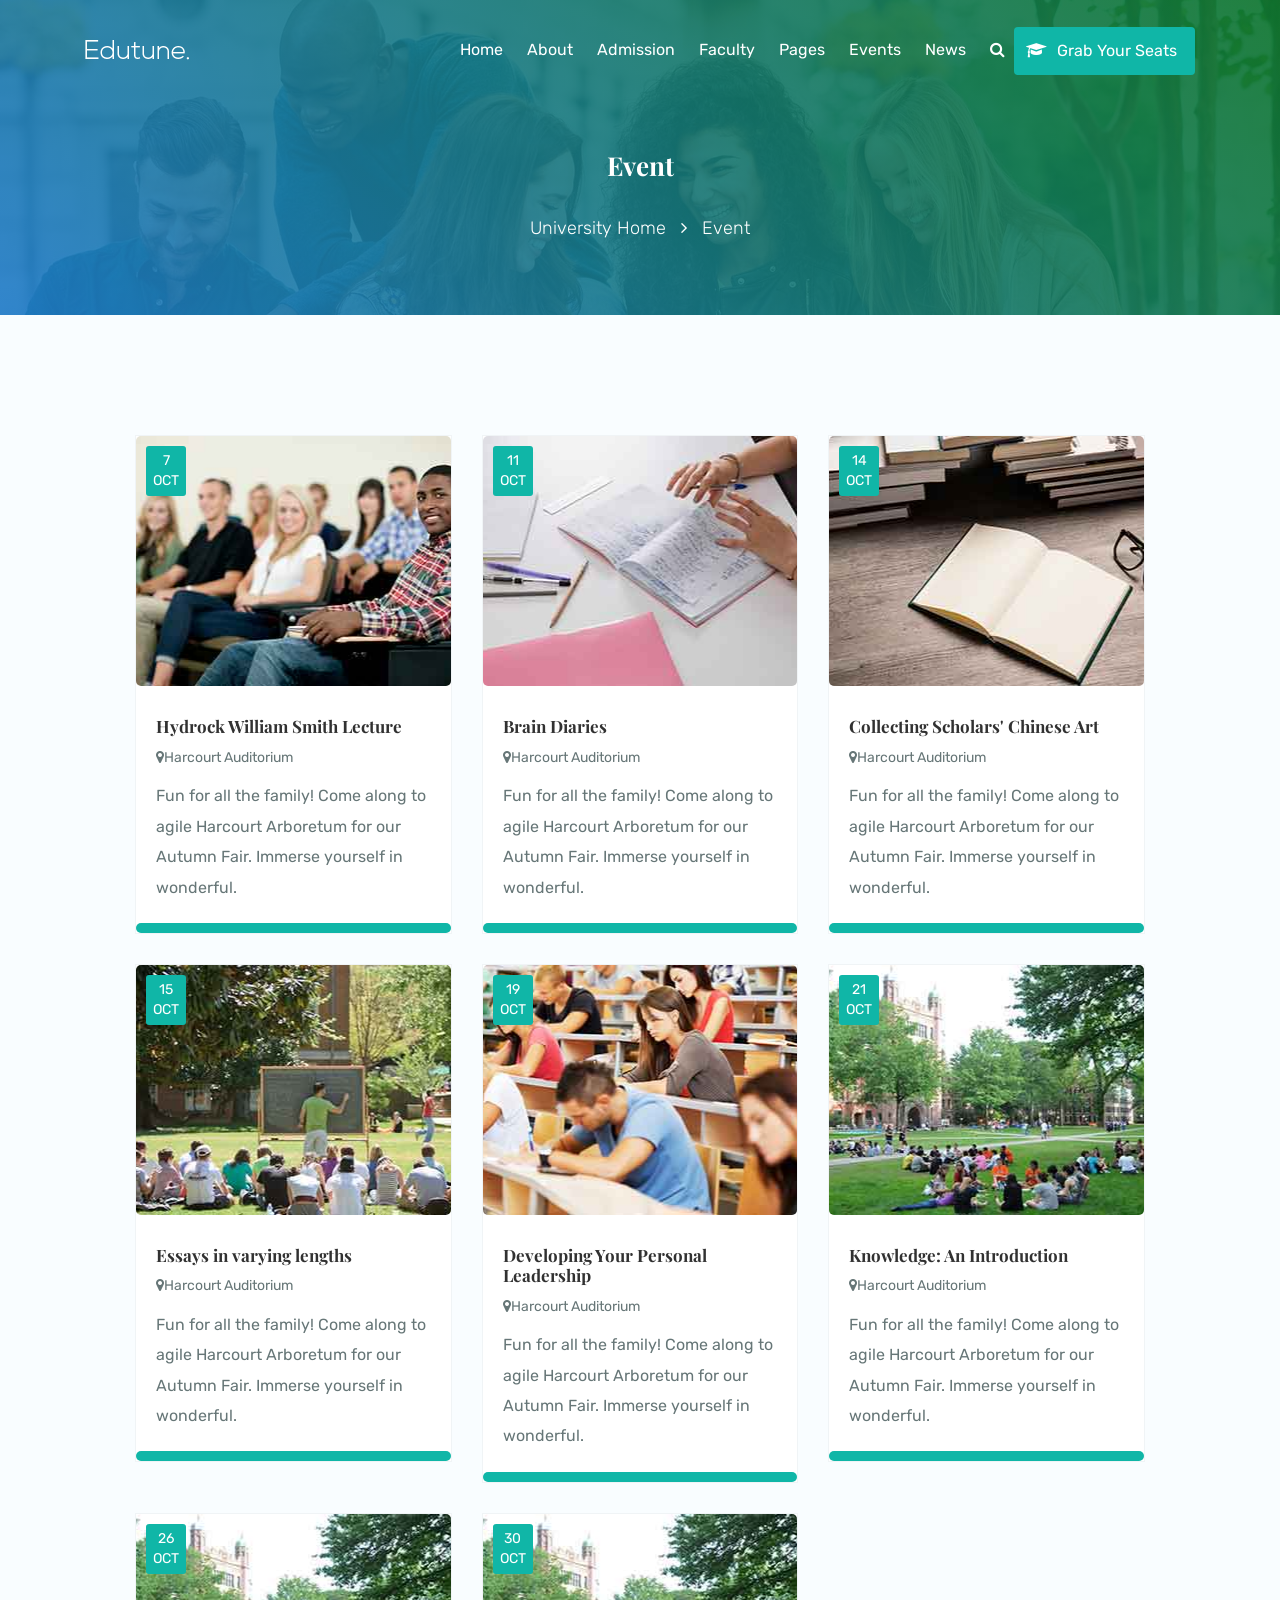
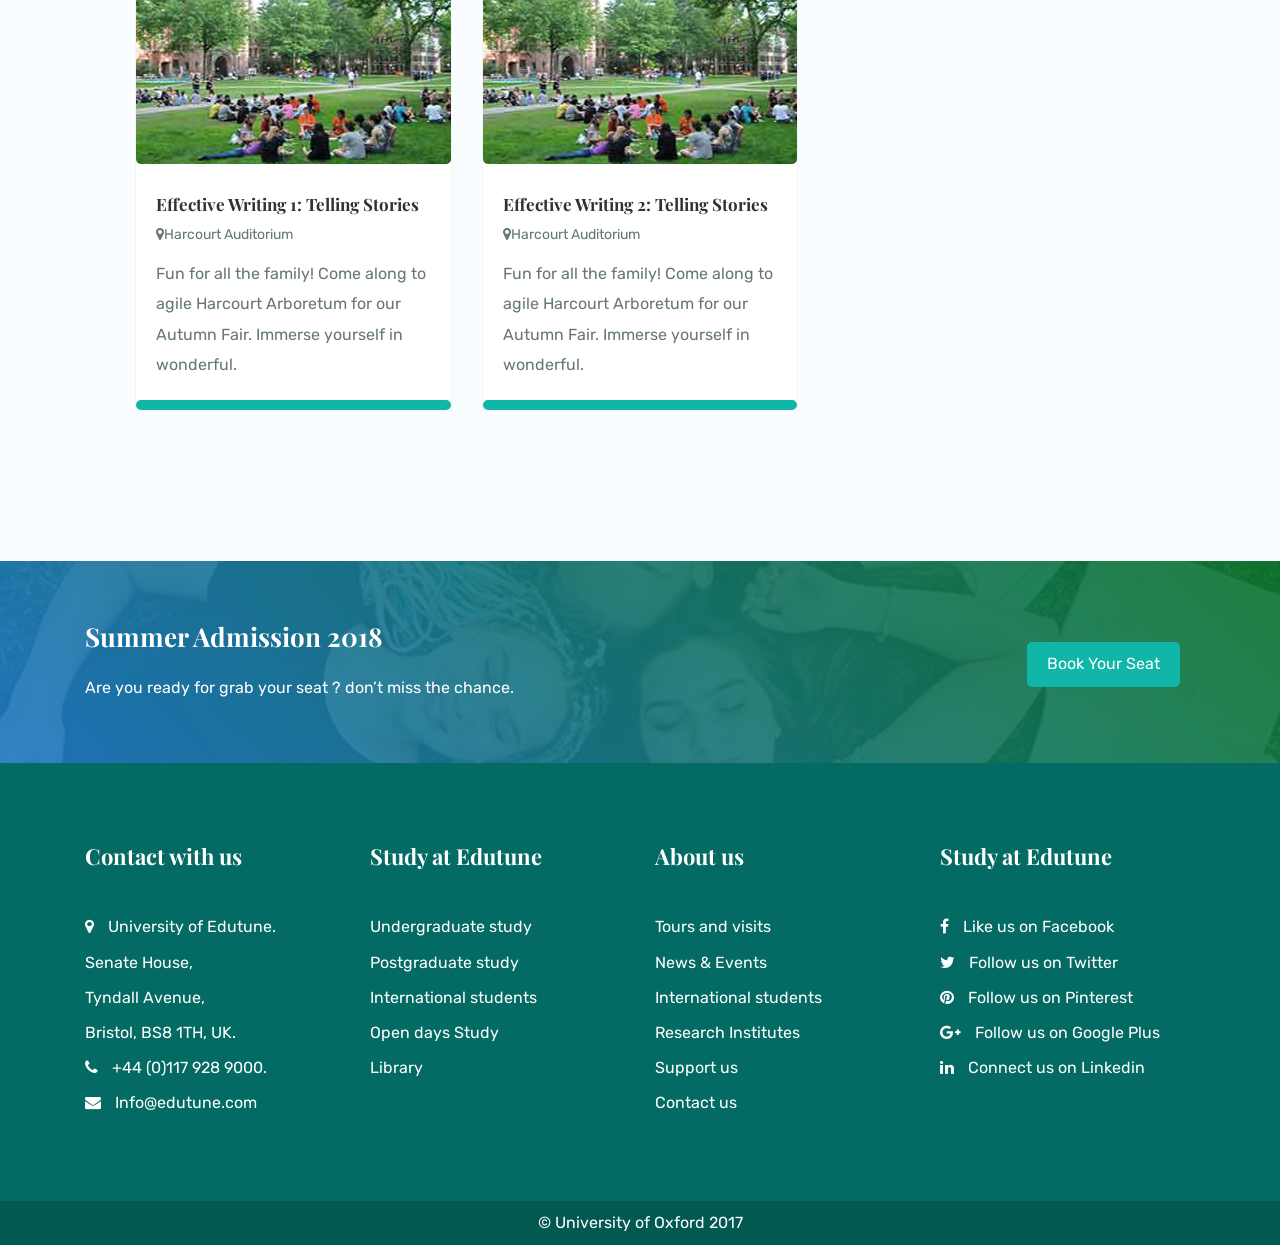
<file: events.html>
<!DOCTYPE html>
<html lang="en">
    <head>
        <meta charset="utf-8">
        <meta http-equiv="X-UA-Compatible" content="IE=edge">
        <meta name="viewport" content="width=device-width, initial-scale=1">

        <title>Edutune_University_Homepage</title>

        <link rel="stylesheet" type="text/css" href="assets/css/bootstrap.min.css">
        <link rel="stylesheet" type="text/css" href="assets/css/font-awesome.min.css">
        <link rel="stylesheet" type="text/css" href="assets/css/magnific-popup.css">
        <link rel="stylesheet" type="text/css" href="assets/css/style.css">


        <script src="assets/js/jquery-1.12.4.min.js"></script>
    </head>
    <body>

        <!--Header-area-->
          <div class="header-area">
            <div class="container">
              <div class="row">
                <div class="col-lg-3">
                  <div class="logo">
                    <h1><a href=""><img src="assets/img/logo.png" alt=""></a></h1>
                  </div>
                </div>
                <div class="col-lg-9">
                  <div class="mainmenu text-right">
                    <ul>
                      <li><a href="">Home</a></li>
                      <li><a href="">About</a></li>
                      <li><a href="">Admission</a></li>
                      <li><a href="">Faculty</a></li>
                      <li><a href="">Pages</a></li>
                      <li><a href="single-event.html">Events</a></li>
                      <li><a href="">News</a></li>
                      <li><a href=""><i class="fa fa-search"></i></a></li>
                      <li class="btn fa-graduation-cap"><a href="">Grab Your Seats</a></li>
                    </ul>
                  </div>
                </div>
              </div>
            </div>
          </div><!--End Header-area-->

          <!--Hero-area-->
          <div class="hero-area breadcroumb-area">
            <div class="container">
              <div class="row justify-content-center">
                <div class="col-lg-8 text-center">
                  <h2> Event</h2>
                  <a href="index.html">University Home</a>  <i class="fa fa-angle-right"></i>  Event
                </div>
              </div>
            </div>
          </div><!--End Hero-area-->

          <!--ADMISSION-area-->
          <div class="section-padding">
            <div class="container">
              <div class="row">
                <div class="col-lg-4">
                  <div class="single-event-item">
                    <div class="event-bg">
                      <span class="event-date">7 <br/>OCT</span>
                    </div>

                    <div class="event-description">
                      <h4>Hydrock William Smith Lecture</h4>
                      <p class="event-location"><i class="fa fa-map-marker"></i>Harcourt  Auditorium</p>
                      <p>Fun for all the family! Come along to agile Harcourt Arboretum for our Autumn Fair. Immerse yourself in wonderful.</p>
                    </div>
                  </div>
                </div>
                <div class="col-lg-4">
                  <div class="single-event-item">
                    <div class="event-bg event-bg-2">
                      <span class="event-date">11 <br/>OCT</span>
                    </div>

                    <div class="event-description">
                      <h4>Brain Diaries</h4>
                      <p class="event-location"><i class="fa fa-map-marker"></i>Harcourt  Auditorium</p>
                      <p>Fun for all the family! Come along to agile Harcourt Arboretum for our Autumn Fair. Immerse yourself in wonderful.</p>
                    </div>
                  </div>
                </div>
                <div class="col-lg-4">
                  <div class="single-event-item">
                    <div class="event-bg event-bg-3">
                      <span class="event-date">14 <br/>OCT</span>
                    </div>

                    <div class="event-description">
                      <h4>Collecting Scholars'  Chinese Art</h4>
                      <p class="event-location"><i class="fa fa-map-marker"></i>Harcourt  Auditorium</p>
                      <p>Fun for all the family! Come along to agile Harcourt Arboretum for our Autumn Fair. Immerse yourself in wonderful.</p>
                    </div>
                  </div>
                </div>
                <div class="col-lg-4">
                  <div class="single-event-item">
                    <div class="event-bg event-bg-4">
                      <span class="event-date">15 <br/>OCT</span>
                    </div>

                    <div class="event-description">
                      <h4>Essays in varying lengths</h4>
                      <p class="event-location"><i class="fa fa-map-marker"></i>Harcourt  Auditorium</p>
                      <p>Fun for all the family! Come along to agile Harcourt Arboretum for our Autumn Fair. Immerse yourself in wonderful.</p>
                    </div>
                  </div>
                </div>
                <div class="col-lg-4">
                  <div class="single-event-item">
                    <div class="event-bg event-bg-5">
                      <span class="event-date">19 <br/>OCT</span>
                    </div>

                    <div class="event-description">
                      <h4>Developing Your Personal Leadership</h4>
                      <p class="event-location"><i class="fa fa-map-marker"></i>Harcourt  Auditorium</p>
                      <p>Fun for all the family! Come along to agile Harcourt Arboretum for our Autumn Fair. Immerse yourself in wonderful.</p>
                    </div>
                  </div>
                </div>
                <div class="col-lg-4">
                  <div class="single-event-item">
                    <div class="event-bg event-bg-6">
                      <span class="event-date">21 <br/>OCT</span>
                    </div>

                    <div class="event-description">
                      <h4>Knowledge: An Introduction</h4>
                      <p class="event-location"><i class="fa fa-map-marker"></i>Harcourt  Auditorium</p>
                      <p>Fun for all the family! Come along to agile Harcourt Arboretum for our Autumn Fair. Immerse yourself in wonderful.</p>
                    </div>
                  </div>
                </div>
                 <div class="col-lg-4">
                  <div class="single-event-item">
                    <div class="event-bg event-bg-6">
                      <span class="event-date">26 <br/>OCT</span>
                    </div>

                    <div class="event-description">
                      <h4>Effective Writing 1: Telling Stories</h4>
                      <p class="event-location"><i class="fa fa-map-marker"></i>Harcourt  Auditorium</p>
                      <p>Fun for all the family! Come along to agile Harcourt Arboretum for our Autumn Fair. Immerse yourself in wonderful.</p>
                    </div>
                  </div>
                </div>
                  <div class="col-lg-4">
                  <div class="single-event-item">
                    <div class="event-bg event-bg-6">
                      <span class="event-date">30 <br/>OCT</span>
                    </div>

                    <div class="event-description">
                      <h4>Effective Writing 2: Telling Stories</h4>
                      <p class="event-location"><i class="fa fa-map-marker"></i>Harcourt  Auditorium</p>
                      <p>Fun for all the family! Come along to agile Harcourt Arboretum for our Autumn Fair. Immerse yourself in wonderful.</p>
                    </div>
                  </div>
                </div>
              </div>
            </div>
          </div><!--End ADMISSION-area-->

          <!--Call to action area -->
          <div class="cta-area">
            <div class="container">
              <div class="row">
                <div class="col">
                  <h3>Summer Admission 2018</h3>
                    <p>Are you ready for grab your seat ? don’t miss the chance.</p>
                    <a href="" class="edutune-btn">Book Your Seat</a>
                </div>
              </div>
            </div>
          </div><!--End Call to action area -->


          <div class="footer-area">
            <div class="container">
              <div class="row">
                <div class="col-lg-3">
                  <h4>Contact with us</h4>
                  <ul>
                    <li><a href=""><i class="fa fa-map-marker"></i> University of Edutune.<br/> Senate House,<br/>Tyndall Avenue,<br/> Bristol, BS8 1TH, UK.</a></li>
                    <li><a href=""><i class="fa fa-phone"></i> +44 (0)117 928 9000.</a></li>
                    <li><a href=""><i class="fa fa-envelope"></i> Info@edutune.com</a></li>
                  </ul>
                </div>
                <div class="col-lg-3">
                  <h4>Study at Edutune</h4>
                  <ul>
                    <li><a href="">Undergraduate study</a></li>
                    <li><a href="">Postgraduate study</a></li>
                    <li><a href="">International students</a></li>
                    <li><a href="">Open days Study</a></li>
                    <li><a href="">Library</a></li>
                  </ul>
                </div>
                 <div class="col-lg-3">
                  <h4>About us</h4>
                  <ul>
                    <li><a href="">Tours and visits</a></li>
                    <li><a href="">News & Events</a></li>
                    <li><a href="">International students</a></li>
                    <li><a href="">Research Institutes</a></li>
                    <li><a href="">Support us</a></li>
                    <li><a href="">Contact us</a></li>
                  </ul>
                </div>
                 <div class="col-lg-3">
                  <h4>Study at Edutune</h4>
                  <ul>
                    <li><a href=""><i class="fa fa-facebook"></i> Like us on Facebook</a></li>
                    <li><a href=""><i class="fa fa-twitter"></i> Follow us on Twitter</a></li>
                    <li><a href=""><i class="fa fa-pinterest"></i> Follow us on Pinterest</a></li>
                    <li><a href=""><i class="fa fa-google-plus"></i> Follow us on Google Plus</a></li>
                    <li><a href=""><i class="fa fa-linkedin"></i> Connect us on Linkedin</a></li>
                  </ul>
                </div>
              </div>
            </div>
          </div>

          <div class="bottom-footer-area">
            <div class="container">
              <div class="row just">
                <div class="col-lg-12 text-center">
                  &copy; University of Oxford 2017
                </div>
              </div>
            </div>
          </div>


      


        <script src="assets/js/popper.min.js"></script>
        <script src="assets/js/bootstrap.min.js"></script>
        <script src="assets/js/jquery.magnific-popup.min.js"></script>
        <script src="assets/js/main.js"></script>
    </body>
</html>
</file>
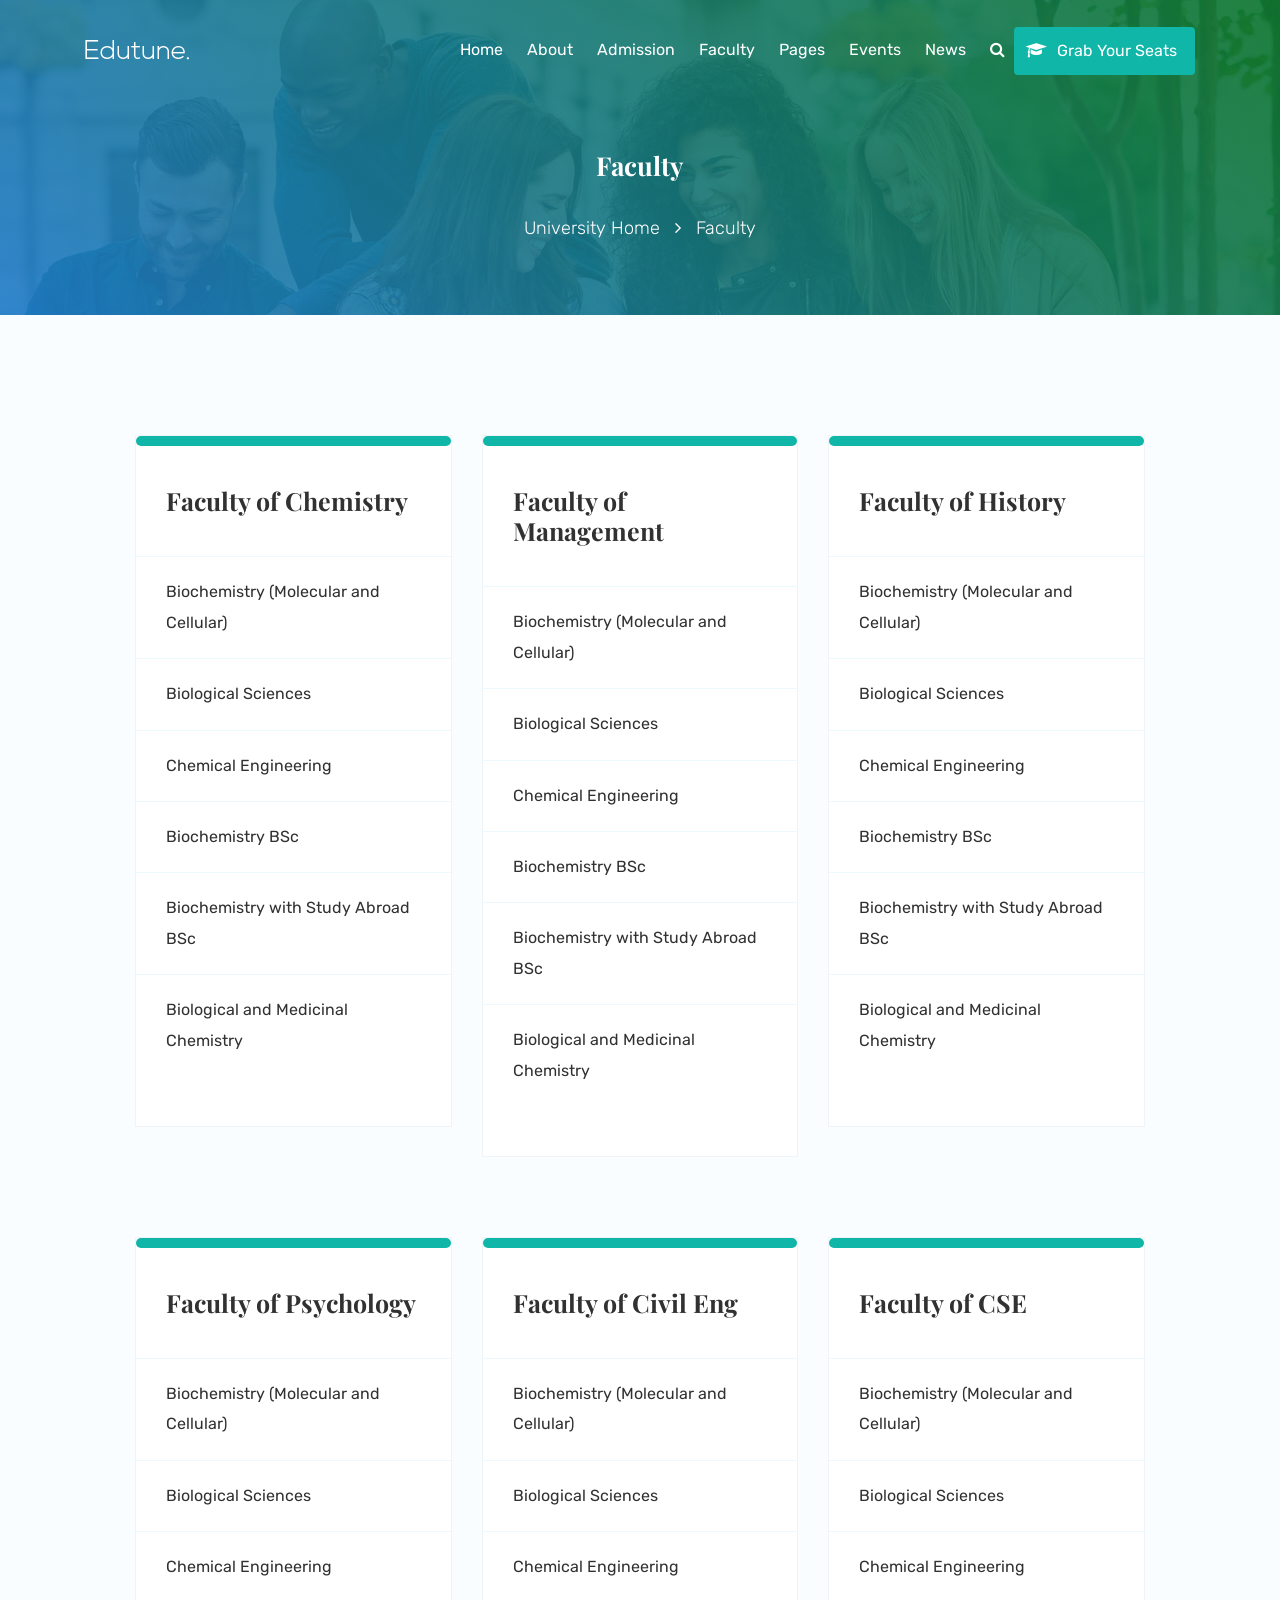
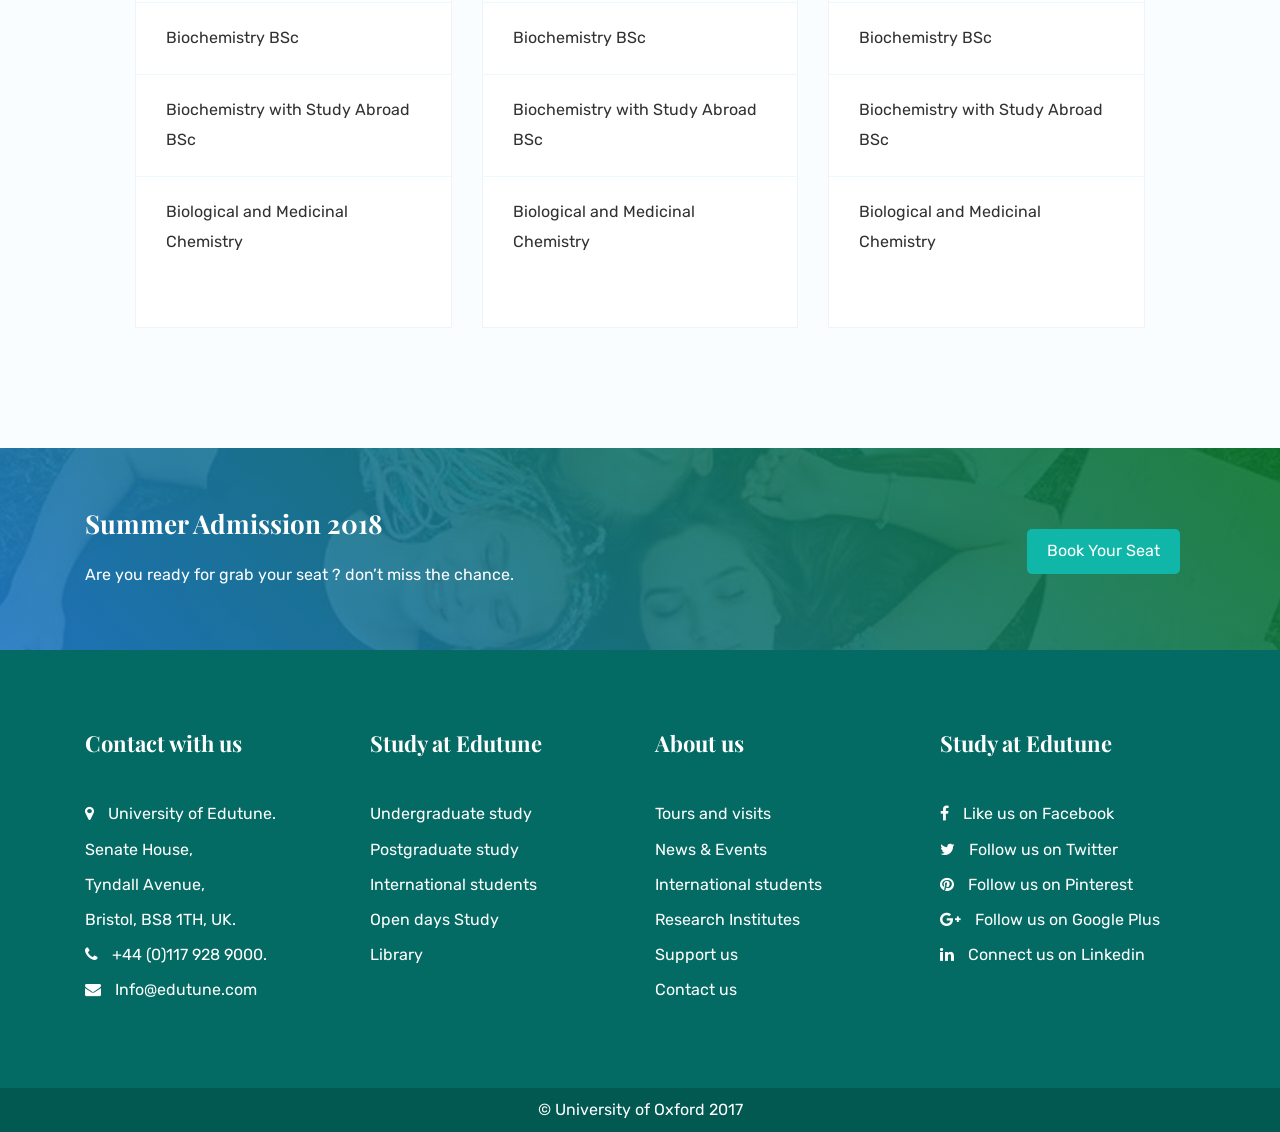
<file: facult.html>
<!DOCTYPE html>
<html lang="en">
    <head>
        <meta charset="utf-8">
        <meta http-equiv="X-UA-Compatible" content="IE=edge">
        <meta name="viewport" content="width=device-width, initial-scale=1">

        <title>Edutune_University_Homepage</title>

        <link rel="stylesheet" type="text/css" href="assets/css/bootstrap.min.css">
        <link rel="stylesheet" type="text/css" href="assets/css/font-awesome.min.css">
        <link rel="stylesheet" type="text/css" href="assets/css/magnific-popup.css">
        <link rel="stylesheet" type="text/css" href="assets/css/style.css">


        <script src="assets/js/jquery-1.12.4.min.js"></script>
    </head>
    <body>

        <!--Header-area-->
          <div class="header-area">
            <div class="container">
              <div class="row">
                <div class="col-lg-3">
                  <div class="logo">
                    <h1><a href=""><img src="assets/img/logo.png" alt=""></a></h1>
                  </div>
                </div>
                <div class="col-lg-9">
                  <div class="mainmenu text-right">
                    <ul>
                      <li><a href="">Home</a></li>
                      <li><a href="">About</a></li>
                      <li><a href="">Admission</a></li>
                      <li><a href="">Faculty</a></li>
                      <li><a href="">Pages</a></li>
                      <li><a href="">Events</a></li>
                      <li><a href="">News</a></li>
                      <li><a href=""><i class="fa fa-search"></i></a></li>
                      <li class="btn fa-graduation-cap"><a href="">Grab Your Seats</a></li>
                    </ul>
                  </div>
                </div>
              </div>
            </div>
          </div><!--End Header-area-->

          <!--Hero-area-->
          <div class="hero-area breadcroumb-area">
            <div class="container">
              <div class="row justify-content-center">
                <div class="col-lg-8 text-center">
                  <h2> Faculty</h2>
                  <a href="index.html">University Home</a>  <i class="fa fa-angle-right"></i>  Faculty
                </div>
              </div>
            </div>
          </div><!--End Hero-area-->

          <!--ADMISSION-area-->
          <div class="section-padding">
            <div class="container">
              <div class="row">
                <div class="col-lg-4">
                  <div class="bordered-box">
                    <h3>Faculty of Chemistry</h3>
                    <ul>
                      <li><a href="">Biochemistry (Molecular and Cellular)</a></li>
                      <li><a href="">Biological Sciences</a></li>
                      <li><a href="">Chemical Engineering</a></li>
                      <li><a href="">Biochemistry BSc</a></li>
                      <li><a href="">Biochemistry with Study Abroad BSc</a></li>
                      <li><a href="">Biological and Medicinal Chemistry</a></li>
                    </ul>
                  </div>
                </div>
                <div class="col-lg-4">
                  <div class="bordered-box">
                    <h3>Faculty of Management</h3>
                    <ul>
                      <li><a href="">Biochemistry (Molecular and Cellular)</a></li>
                      <li><a href="">Biological Sciences</a></li>
                      <li><a href="">Chemical Engineering</a></li>
                      <li><a href="">Biochemistry BSc</a></li>
                      <li><a href="">Biochemistry with Study Abroad BSc</a></li>
                      <li><a href="">Biological and Medicinal Chemistry</a></li>
                    </ul>
                  </div>
                </div>
                <div class="col-lg-4">
                  <div class="bordered-box">
                    <h3>Faculty of History</h3>
                    <ul>
                      <li><a href="">Biochemistry (Molecular and Cellular)</a></li>
                      <li><a href="">Biological Sciences</a></li>
                      <li><a href="">Chemical Engineering</a></li>
                      <li><a href="">Biochemistry BSc</a></li>
                      <li><a href="">Biochemistry with Study Abroad BSc</a></li>
                      <li><a href="">Biological and Medicinal Chemistry</a></li>
                    </ul>
                  </div>
                </div>
              </div>

              <div style="height: 80px;"></div>
              <div class="row">
                <div class="col-lg-4">
                  <div class="bordered-box">
                    <h3>Faculty of Psychology </h3>
                    <ul>
                      <li><a href="">Biochemistry (Molecular and Cellular)</a></li>
                      <li><a href="">Biological Sciences</a></li>
                      <li><a href="">Chemical Engineering</a></li>
                      <li><a href="">Biochemistry BSc</a></li>
                      <li><a href="">Biochemistry with Study Abroad BSc</a></li>
                      <li><a href="">Biological and Medicinal Chemistry</a></li>
                    </ul>
                  </div>
                </div>
                <div class="col-lg-4">
                  <div class="bordered-box">
                    <h3>Faculty of Civil Eng</h3>
                    <ul>
                      <li><a href="">Biochemistry (Molecular and Cellular)</a></li>
                      <li><a href="">Biological Sciences</a></li>
                      <li><a href="">Chemical Engineering</a></li>
                      <li><a href="">Biochemistry BSc</a></li>
                      <li><a href="">Biochemistry with Study Abroad BSc</a></li>
                      <li><a href="">Biological and Medicinal Chemistry</a></li>
                    </ul>
                  </div>
                </div>
                <div class="col-lg-4">
                  <div class="bordered-box">
                    <h3>Faculty of CSE</h3>
                    <ul>
                      <li><a href="">Biochemistry (Molecular and Cellular)</a></li>
                      <li><a href="">Biological Sciences</a></li>
                      <li><a href="">Chemical Engineering</a></li>
                      <li><a href="">Biochemistry BSc</a></li>
                      <li><a href="">Biochemistry with Study Abroad BSc</a></li>
                      <li><a href="">Biological and Medicinal Chemistry</a></li>
                    </ul>
                  </div>
                </div>
              </div>
            </div>
          </div>
          <!--End ADMISSION-area-->

          <!--Call to action area -->
          <div class="cta-area">
            <div class="container">
              <div class="row">
                <div class="col">
                  <h3>Summer Admission 2018</h3>
                    <p>Are you ready for grab your seat ? don’t miss the chance.</p>
                    <a href="" class="edutune-btn">Book Your Seat</a>
                </div>
              </div>
            </div>
          </div><!--End Call to action area -->


          <div class="footer-area">
            <div class="container">
              <div class="row">
                <div class="col-lg-3">
                  <h4>Contact with us</h4>
                  <ul>
                    <li><a href=""><i class="fa fa-map-marker"></i> University of Edutune.<br/> Senate House,<br/>Tyndall Avenue,<br/> Bristol, BS8 1TH, UK.</a></li>
                    <li><a href=""><i class="fa fa-phone"></i> +44 (0)117 928 9000.</a></li>
                    <li><a href=""><i class="fa fa-envelope"></i> Info@edutune.com</a></li>
                  </ul>
                </div>
                <div class="col-lg-3">
                  <h4>Study at Edutune</h4>
                  <ul>
                    <li><a href="">Undergraduate study</a></li>
                    <li><a href="">Postgraduate study</a></li>
                    <li><a href="">International students</a></li>
                    <li><a href="">Open days Study</a></li>
                    <li><a href="">Library</a></li>
                  </ul>
                </div>
                 <div class="col-lg-3">
                  <h4>About us</h4>
                  <ul>
                    <li><a href="">Tours and visits</a></li>
                    <li><a href="">News & Events</a></li>
                    <li><a href="">International students</a></li>
                    <li><a href="">Research Institutes</a></li>
                    <li><a href="">Support us</a></li>
                    <li><a href="">Contact us</a></li>
                  </ul>
                </div>
                 <div class="col-lg-3">
                  <h4>Study at Edutune</h4>
                  <ul>
                    <li><a href=""><i class="fa fa-facebook"></i> Like us on Facebook</a></li>
                    <li><a href=""><i class="fa fa-twitter"></i> Follow us on Twitter</a></li>
                    <li><a href=""><i class="fa fa-pinterest"></i> Follow us on Pinterest</a></li>
                    <li><a href=""><i class="fa fa-google-plus"></i> Follow us on Google Plus</a></li>
                    <li><a href=""><i class="fa fa-linkedin"></i> Connect us on Linkedin</a></li>
                  </ul>
                </div>
              </div>
            </div>
          </div>

          <div class="bottom-footer-area">
            <div class="container">
              <div class="row just">
                <div class="col-lg-12 text-center">
                  &copy; University of Oxford 2017
                </div>
              </div>
            </div>
          </div>


      


        <script src="assets/js/popper.min.js"></script>
        <script src="assets/js/bootstrap.min.js"></script>
        <script src="assets/js/jquery.magnific-popup.min.js"></script>
        <script src="assets/js/main.js"></script>
    </body>
</html>
</file>
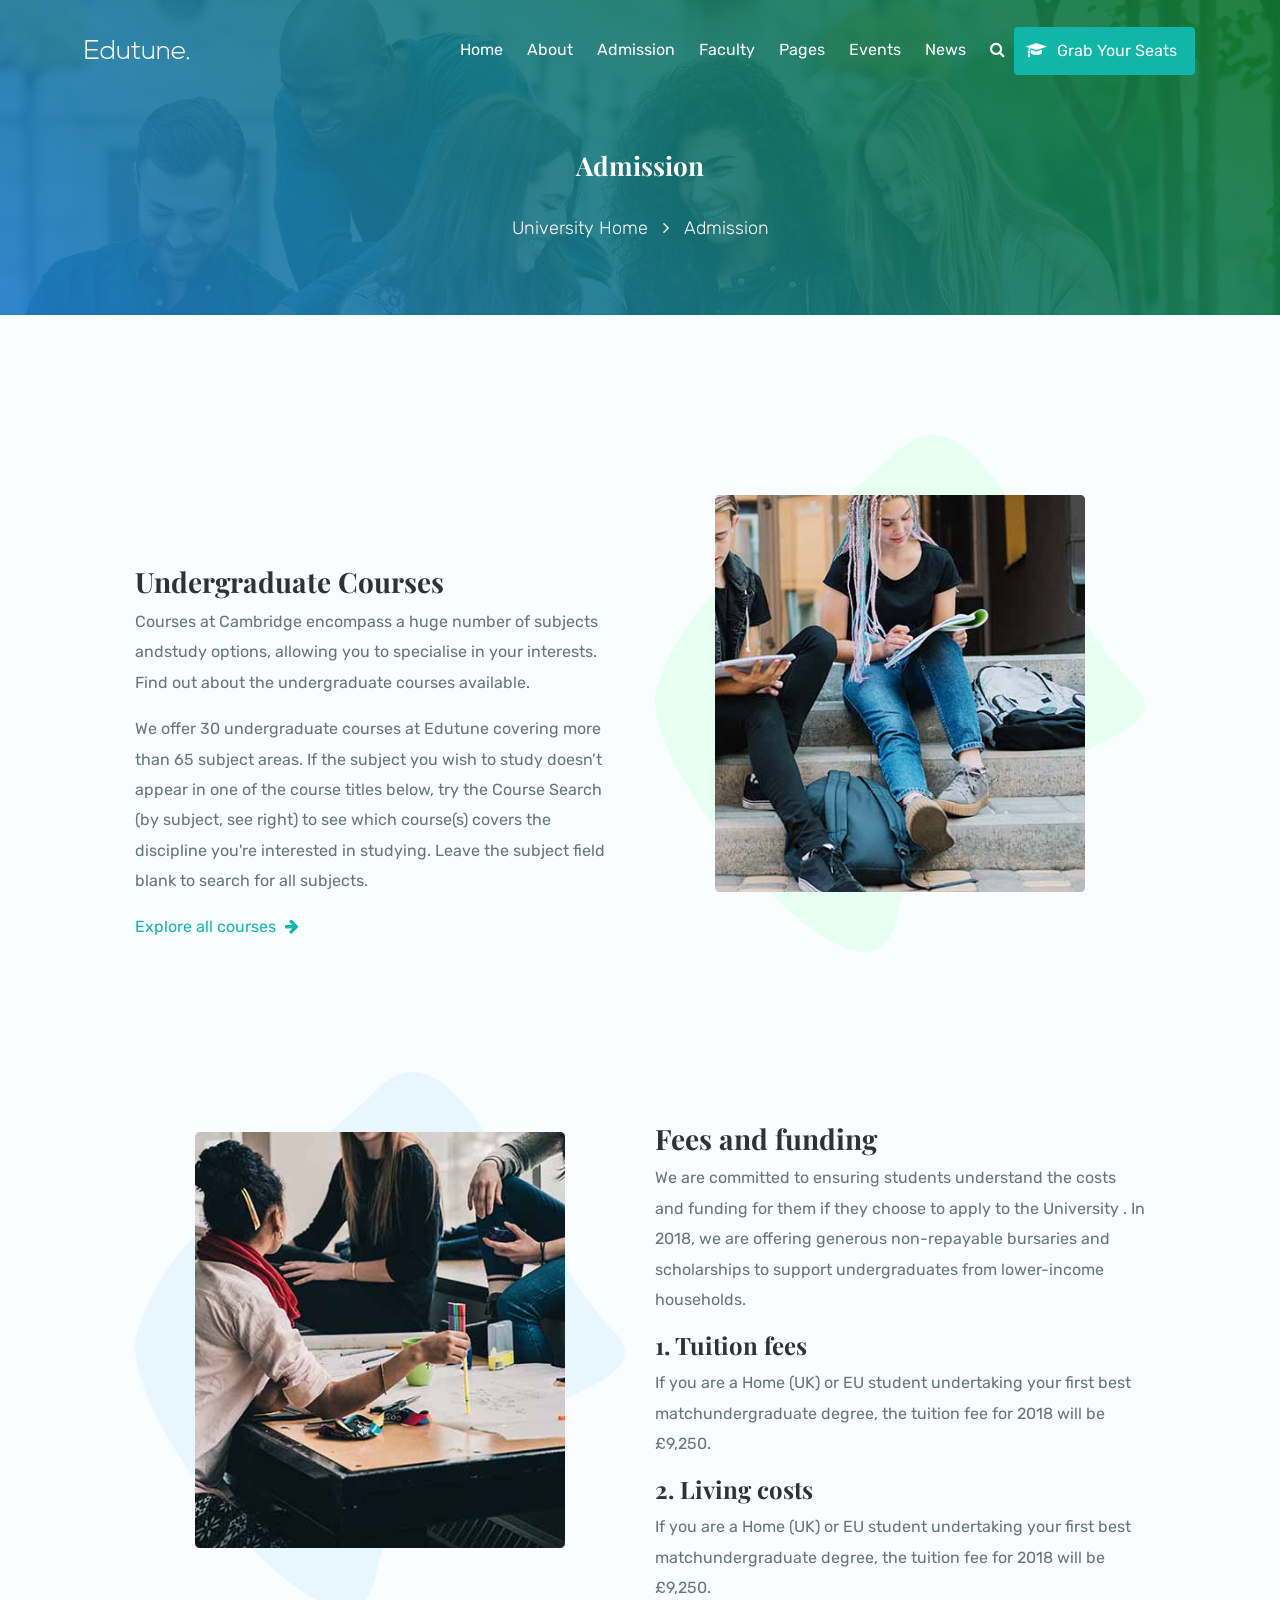
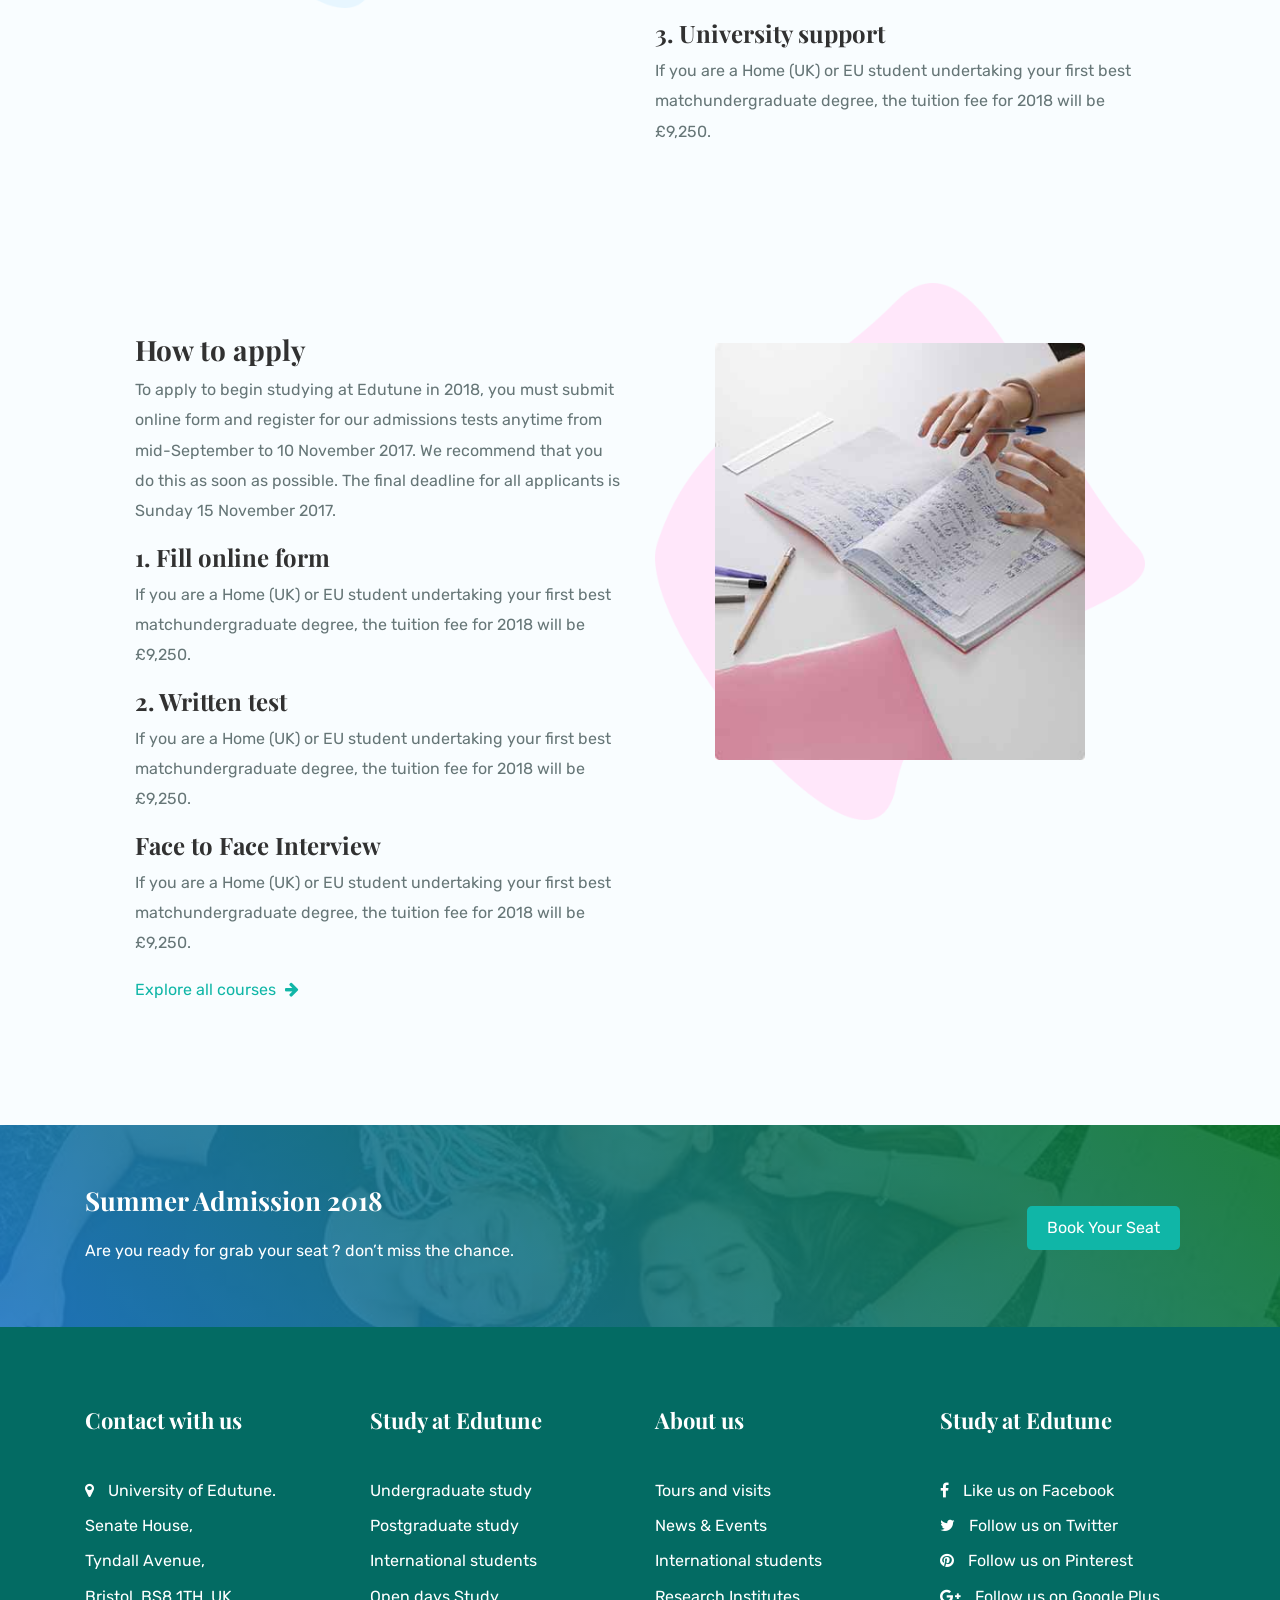
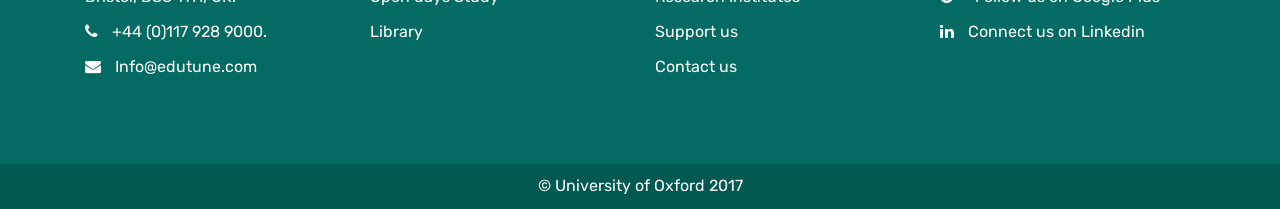
<file: single-addmission.html>
<!DOCTYPE html>
<html lang="en">
    <head>
        <meta charset="utf-8">
        <meta http-equiv="X-UA-Compatible" content="IE=edge">
        <meta name="viewport" content="width=device-width, initial-scale=1">

        <title>Edutune_University_Homepage</title>

        <link rel="stylesheet" type="text/css" href="assets/css/bootstrap.min.css">
        <link rel="stylesheet" type="text/css" href="assets/css/font-awesome.min.css">
        <link rel="stylesheet" type="text/css" href="assets/css/magnific-popup.css">
        <link rel="stylesheet" type="text/css" href="assets/css/style.css">


        <script src="assets/js/jquery-1.12.4.min.js"></script>
    </head>
    <body>

        <!--Header-area-->
          <div class="header-area">
            <div class="container">
              <div class="row">
                <div class="col-lg-3">
                  <div class="logo">
                    <h1><a href=""><img src="assets/img/logo.png" alt=""></a></h1>
                  </div>
                </div>
                <div class="col-lg-9">
                  <div class="mainmenu text-right">
                    <ul>
                      <li><a href="">Home</a></li>
                      <li><a href="">About</a></li>
                      <li><a href="">Admission</a></li>
                      <li><a href="">Faculty</a></li>
                      <li><a href="">Pages</a></li>
                      <li><a href="">Events</a></li>
                      <li><a href="">News</a></li>
                      <li><a href=""><i class="fa fa-search"></i></a></li>
                      <li class="btn fa-graduation-cap"><a href="">Grab Your Seats</a></li>
                    </ul>
                  </div>
                </div>
              </div>
            </div>
          </div><!--End Header-area-->

          <!--Hero-area-->
          <div class="hero-area breadcroumb-area">
            <div class="container">
              <div class="row justify-content-center">
                <div class="col-lg-8 text-center">
                  <h2> Admission</h2>
                  <a href="index.html">University Home</a>  <i class="fa fa-angle-right"></i>  Admission
                </div>
              </div>
            </div>
          </div><!--End Hero-area-->

          <!--ADMISSION-area-->
          <div class="section-padding">
            <div class="container">
              <div class="row">
                <div class="col-lg-6">
                  <div class="margin-top-130">
                    <h3>Undergraduate Courses</h3>
                    <p>Courses at Cambridge encompass a huge number of subjects andstudy options, allowing you to specialise in your interests. Find out about the undergraduate courses available.</p>
                    <p>We offer 30 undergraduate courses at Edutune covering more than 65 subject areas. If the subject you wish to study doesn’t appear in one of the course titles below, try the Course Search (by subject, see right) to see which course(s) covers the discipline you're interested in studying. Leave the subject field blank to search for all subjects.</p>
                    <a href=" " class="inline-btn">Explore all courses <i class="fa fa-arrow-right"></i></a>
                  </div>
                </div>

                <div class="col-lg-6">
                  <div class="shaped-image">  
                     <img src="assets/img/addmission-1.jpg" alt="">
                  </div>
                </div>
              </div>
            </div>
          </div>

          <div class="section-padding padding-top-0">
            <div class="container">
              <div class="row">
                <div class="col-lg-6">
                  <div class="shaped-image theme-2">  
                     <img src="assets/img/addmission-2.jpg" alt="">
                  </div>
                </div>
                <div class="col-lg-6">
                  <div class="margin-top-50">
                    <h3> Fees and funding</h3>
                    <p>We are committed to ensuring students understand the costs and funding for them if they choose to apply to the University . In 2018, we are offering generous non-repayable bursaries and scholarships to support undergraduates from lower-income households.</p>
                    <h4>1. Tuition fees</h4>
                    <p>If you are a Home (UK) or EU student undertaking your first best matchundergraduate degree, the tuition fee for 2018 will be £9,250.</p>
                    <h4>2. Living costs</h4>
                    <p>If you are a Home (UK) or EU student undertaking your first best matchundergraduate degree, the tuition fee for 2018 will be £9,250.</p>
                    <h4>3. University support</h4>
                    <p>If you are a Home (UK) or EU student undertaking your first best matchundergraduate degree, the tuition fee for 2018 will be £9,250.</p>
                  </div>
                </div>
              </div>
            </div>
          </div>

          <div class="section-padding padding-top-0">
            <div class="container">
              <div class="row">
                <div class="col-lg-6">
                  <div class="margin-top-50">
                    <h3>How to apply</h3>
                    <p>To apply to begin studying at Edutune in 2018, you must submit online form and register for our admissions tests anytime from mid-September to 10 November 2017. We recommend that you do this as soon as possible. The final deadline for all applicants is Sunday 15 November 2017.</p>
                    <h4>1. Fill online form</h4>
                    <p>If you are a Home (UK) or EU student undertaking your first best matchundergraduate degree, the tuition fee for 2018 will be £9,250.</p>
                    <h4>2. Written test</h4>
                    <p>If you are a Home (UK) or EU student undertaking your first best matchundergraduate degree, the tuition fee for 2018 will be £9,250.</p>
                    <h4>Face to Face Interview</h4>
                    <p>If you are a Home (UK) or EU student undertaking your first best matchundergraduate degree, the tuition fee for 2018 will be £9,250.</p>
                    <a href=" " class="inline-btn">Explore all courses <i class="fa fa-arrow-right"></i></a>
                  </div>
                </div>

                <div class="col-lg-6">
                  <div class="shaped-image theme-3">  
                     <img src="assets/img/addmission-3.jpg" alt="">
                  </div>
                </div>
              </div>
            </div>
          </div>
          <!--End ADMISSION-area-->

          <!--Call to action area -->
          <div class="cta-area">
            <div class="container">
              <div class="row">
                <div class="col">
                  <h3>Summer Admission 2018</h3>
                    <p>Are you ready for grab your seat ? don’t miss the chance.</p>
                    <a href="" class="edutune-btn">Book Your Seat</a>
                </div>
              </div>
            </div>
          </div><!--End Call to action area -->


          <div class="footer-area">
            <div class="container">
              <div class="row">
                <div class="col-lg-3">
                  <h4>Contact with us</h4>
                  <ul>
                    <li><a href=""><i class="fa fa-map-marker"></i> University of Edutune.<br/> Senate House,<br/>Tyndall Avenue,<br/> Bristol, BS8 1TH, UK.</a></li>
                    <li><a href=""><i class="fa fa-phone"></i> +44 (0)117 928 9000.</a></li>
                    <li><a href=""><i class="fa fa-envelope"></i> Info@edutune.com</a></li>
                  </ul>
                </div>
                <div class="col-lg-3">
                  <h4>Study at Edutune</h4>
                  <ul>
                    <li><a href="">Undergraduate study</a></li>
                    <li><a href="">Postgraduate study</a></li>
                    <li><a href="">International students</a></li>
                    <li><a href="">Open days Study</a></li>
                    <li><a href="">Library</a></li>
                  </ul>
                </div>
                 <div class="col-lg-3">
                  <h4>About us</h4>
                  <ul>
                    <li><a href="">Tours and visits</a></li>
                    <li><a href="">News & Events</a></li>
                    <li><a href="">International students</a></li>
                    <li><a href="">Research Institutes</a></li>
                    <li><a href="">Support us</a></li>
                    <li><a href="">Contact us</a></li>
                  </ul>
                </div>
                 <div class="col-lg-3">
                  <h4>Study at Edutune</h4>
                  <ul>
                    <li><a href=""><i class="fa fa-facebook"></i> Like us on Facebook</a></li>
                    <li><a href=""><i class="fa fa-twitter"></i> Follow us on Twitter</a></li>
                    <li><a href=""><i class="fa fa-pinterest"></i> Follow us on Pinterest</a></li>
                    <li><a href=""><i class="fa fa-google-plus"></i> Follow us on Google Plus</a></li>
                    <li><a href=""><i class="fa fa-linkedin"></i> Connect us on Linkedin</a></li>
                  </ul>
                </div>
              </div>
            </div>
          </div>

          <div class="bottom-footer-area">
            <div class="container">
              <div class="row just">
                <div class="col-lg-12 text-center">
                  &copy; University of Oxford 2017
                </div>
              </div>
            </div>
          </div>


      


        <script src="assets/js/popper.min.js"></script>
        <script src="assets/js/bootstrap.min.js"></script>
        <script src="assets/js/jquery.magnific-popup.min.js"></script>
        <script src="assets/js/main.js"></script>
    </body>
</html>
</file>
<file: assets/css/style.css>
@import url('https://fonts.googleapis.com/css?family=Playfair+Display:400,400i,700,700i,900,900i|Rubik:300,300i,400,400i,500,500i,700,700i,900,900i');

h1, h2, h3, h4, h5, h6{
	font-family: 'Playfair Display', serif;
	color: #313131;
	font-weight: 700;

}

input[type="text"],input[type="number"],input[type="email"],select {
    border: 1px solid #cacaca;
    padding: 7px;
}

body{
	font-family: 'Rubik', sans-serif;
	font-size: 16px;
	color: #667677;
	line-height: 1.9;
}

input:focus, textarea:focus, button:focus, a:focus, select:focus{
	outline: none;
}

img{
	max-width: 100%;
	height: auto;
}
.section-padding.padding-top-0{padding-top: 0;}
.margin-bottom-30{margin-bottom: 30px;}
.margin-top-50 {margin-top: 50px;}
.margin-top-130{margin-top: 130px;}

.hero-area{background-image: url(../img/hero-bg.jpg);}
.cta-area{background-image: url(../img/cta-bg.jpg);}
.shaped-image:after{background-image: url(../img/shape-1.png);}
.shaped-image.theme-2:after{background-image: url(../img/shape-2.png);}
.shaped-image.theme-3:after{background-image: url(../img/shape-3.png);}


.hero-area {
    background-size: cover;
    background-position: center;
    background-color: #10b6a7;
    position: relative;
    z-index: 1;
    color: #fff;
    padding-top: 250px;
    padding-bottom: 175px;
    font-size: 18px;
    font-weight: 300;
}



.hero-area:after, .cta-area:after, .boxed-video-btn:after {
    position: absolute;
    left: 0;
    top: 0;
    width: 100%;
    height: 100%;
    content: "";
    opacity: .9;
    z-index: -1;
    background: #207cca;
	background: url([data-uri]);
	background: -moz-linear-gradient(45deg, #207cca 0%, #0a742b 100%);
	background: -webkit-linear-gradient(45deg, #207cca 0%,#0a742b 100%);
	background: linear-gradient(45deg, #207cca 0%,#0a742b 100%);
	filter: progid:DXImageTransform.Microsoft.gradient( startColorstr='#207cca', endColorstr='#0a742b',GradientType=1 );
}

.hero-area h2 {
    font-size: 52px;
    font-weight: 700;
    margin-bottom: 30px;
    color: #fff;
}

.header-area {
    position: absolute;
    left: 0;
    top: 0;
    width: 100%;
    z-index: 9;
    padding: 20px 0;
}

.mainmenu a {
    color: #fff;
}

.mainmenu ul {
    margin: 0;
    padding: 0;
    list-style: none;
}

.mainmenu li {
    display: inline-block;
}

.mainmenu .btn {
    background: #10b6a7;
}

.mainmenu li a {
    display: block;
    padding: 5px;
    margin-left: 10px;
}

.logo h1 {
    margin: 0;
}

.mainmenu {
    margin-top: 7px;
}

.mainmenu .btn:before {
    font-family: fontawesome;
    position: absolute;
    left: 11px;
    top: 10px;
    color: #fff;
}

.mainmenu .btn {
    position: relative;
    padding-left: 27px;
}

.video-btn i.fa {
    display: block;
    width: 100px;
    height: 100px;
    color: #333;
    background: #fff;
    margin: 0 auto 15px;
    line-height: 100px;
    font-size: 26px;
    border-radius: 50%;
}

.video-btn {
    display: inline-block;
    color: #fff;
    font-size: 14px;
    margin-top: 30px;
}

body {
    background-color: #f9fdff;
}

.section-padding {
    padding: 120px;
}

.bordered-box, .single-event-item {
    border: 1px solid #f0f4f6;
    position: relative;
    background: #fff;
    padding: 30px;margin-bottom: 50px;
}

.bordered-box:last-child{margin-bottom: 0;}

.bordered-box:before, .single-event-item:before {
    position: absolute;
    left: 0;
    top: 0;
    width: 100%;
    height: 10px;
    content: "";
    background: #10b6a7;
    border-radius: 20px;
}

.bordered-box h3 {
    margin-bottom: 40px;
    margin-top: 20px;
    font-size: 25px;
}

.single-service-box {
    background: #f8fdff;
    padding: 30px 14px;
    margin-bottom: 30px;
    text-align: center;
}

.service-icon {
    background: #fff;
    width: 100px;
    height: 100px;
    margin: 0 auto 25px;
    border-radius: 50%;
    box-shadow: 2px 2px 13px #e4f7f7;
    font-size: 25px;
}

.service-icon-wraper {
    vertical-align: middle;
}

.single-service-box h4 {
    font-size: 18px;
    margin-bottom: 15px;
}

.inline-btn {
    color: #10b6a7;
}

.inline-btn i.fa {
    padding-left: 5px;
}

.col-lg-4:nth-child(2).single-service-box, .col-lg-6:nth-child(2).single-service-box {background: #fafaff;}

.col-lg-4:nth-child(3).single-service-box, .col-lg-6:nth-child(3).single-service-box {background: #fafffc;}

.col-lg-4:nth-child(4).single-service-box, .col-lg-6:nth-child(4).single-service-box {background: #fffaff;}
.col-lg-4:nth-child(5).single-service-box, .col-lg-6:nth-child(5).single-service-box {background: #fffcfa;}
.col-lg-4:nth-child(6).single-service-box, .col-lg-6:nth-child(6).single-service-box {background: #fdfffa;}
.single-service-box:hover{box-shadow: 0 0 3px #b9eed7;}

.bordered-box ul {
    margin: 0 0 20px;
    padding: 0;
    list-style: none;
}

.bordered-box li {
    padding-bottom: 20px;
    border-top: 1px solid #ecfaff;
    padding-top: 20px;
    margin-left: -30px;
    margin-right: -30px;
    padding-left: 30px;
    padding-right: 30px;
}

.bordered-box li a {
    color: #313131;
    transition: .3s;
}

.bordered-box li span {
    font-size: 80%;
}

.bordered-box li a:hover {
    color: #10b6a7;
    text-decoration: none;
}
.cta-area{
	position: relative;
	z-index: 2;
}

.cta-area {
    padding: 60px 30px;
    color: #fff;
    background-color: #10b6a7;
    background-position: center;
    background-size: cover;
}

.cta-area h3 {
    font-size: 26px;
    color: #fff;
    margin-bottom: 20px;
}

.edutune-btn {
    background: #10b6a7;
    color: #fff;
    display: inline-block;
    padding: 7px 20px;
    border-radius: 5px;
}

.section-padding.cta-area, .section-padding.cta-area:after {
    border-radius: 5px;
}

.section-padding.cta-area {
    margin: 60px 0;
}

.cta-area .edutune-btn {
    position: absolute;
    right: 30px;
    top: 50%;
    margin-top: -20px;
}

.cta-area p {
    margin-bottom: 0;
}

.news-box-bg{background-image: url(../img/news-1.jpg);}
.news-box-bg-2{background-image: url(../img/news-2.jpg);}
.news-box-bg-3{background-image: url(../img/news-3.jpg);}
.news-box-bg-4{background-image: url(../img/news-4.jpg);}

.news-box-bg {
    height: 266px;
    background-color: #10b6a7;
    background-size: cover;
    background-position: center;
    border-radius: 7px;
}

.meta-tag {
    color: #10b6a7;
    margin-top: 15px;
    margin-bottom: 10px;
    display: block;
    font-weight: 400;
}

.single-news-box h4 {
    font-size: 18px;
    line-height: 1.7;
}

.single-news-box {
    margin-bottom: 45px;
}

.edutune-btn.show-more-btn {
    display: inherit;
    text-align: center;
}

.edutune-btn.show-more-btn
 i.fa {
    padding-left: 10px;
}

.footer-area {
    background: #036b63;
    padding: 80px 0;
    line-height: 2.2;
}

.footer-area, .footer-area
 a {
    color: #fff;
}

.footer-area h4 {
    font-size: 22px;
    color: #fff;
    margin-bottom: 40px;
}

.footer-area ul {
    margin: 0;
    padding: 0;
    list-style: none;
}

.footer-area i.fa {
    padding-right: 10px;
}

.bottom-footer-area {
    background: #015952;
    color: #fff;
    padding: 7px 0;
}

.hero-area.breadcroumb-area {}

.hero-area.breadcroumb-area {
    padding-bottom: 70px;
    padding-top: 150px;
}

.hero-area.breadcroumb-area
 h2 {
    font-size: 26px;
}

.hero-area.breadcroumb-area a {
    color: #fff;
}

.hero-area.breadcroumb-area i.fa {
    padding: 0 10px;
}

.margin-top-95 {
    margin-top: 95px;
}

.single-counter-box {
    box-shadow: 0 0 3px #10b6a7;
    background: #fff;
    color: #313131;
    text-align: center;
    padding: 30px;
    margin-top: 50px;
}

.count {
    font-family: Playfair Display;
    font-size: 40px;
    font-weight: 600;
    line-height: 40px;
    margin-bottom: 10px;
}

.counter-box-wrapper {
    width: 700px;
    position: relative;
    z-index: 2;
}


.boxed-video-btn {
    position: relative;
    z-index: 2;
    margin-top: 0;
}

.boxed-video-btn:after {
    z-index: 3;
}

.boxed-video-btn i.fa {
    position: absolute;
    z-index: 4;
    left: 50%;
    top: 50%;
    margin-left: -50px;
    margin-top: -50px;
    padding-left: 40px;
}

.boxed-video-btn:after, .boxed-video-btn img {
    border-radius: 5px;
}


.shaped-image {
    text-align: center;
    position: relative;
    z-index: 2;
    padding: 60px;
}

.shaped-image:after {
    position: absolute;
    left: 0;
    top: 0;
    height: 100%;
    width: 100%;
    content: "";
    background-size: 100% 100%;
    z-index: -1;
}

.event-bg{background-image: url(../img/event-bg-1.jpg);}
.event-bg-2{background-image: url(../img/event-bg-2.jpg);}
.event-bg-3{background-image: url(../img/event-bg-3.jpg);}
.event-bg-4{background-image: url(../img/event-bg-4.jpg);}
.event-bg-5{background-image: url(../img/event-bg-5.jpg);}
.event-bg-6{background-image: url(../img/event-bg-6.jpg);}

.single-event-item:before {
    top: auto;
    bottom: 0;
}

.single-event-item {
    padding: 0;
    margin-bottom: 30px;
}

.event-bg {
    height: 250px;
    background-color: #ddd;
    border-radius: 5px;
    position: relative;
    background-size: cover;
    background-position: center;
}

.event-date {
    background: #10b6a7;
    color: #fff;
    display: inline-block;
    font-size: 14px;
    line-height: 20px;
    padding: 5px;
    width: 40px;
    text-align: center;
    margin-top: 10px;
    margin-left: 10px;
    border-radius: 3px;
}

.event-description {
    padding: 30px 20px;
}

.event-description h4 {
    font-size: 17px;
}

.event-location {
    margin-bottom: 10px;
    font-size: 14px;
}

.event-description p:last-child {
    margin: 0;
}
.event-feature-img{
    background-image: url(../img/event-feature-bg.jpg);
}

.event-feature-img {
    background-color: #ddd;
    height: 350px;
    border-radius: 5px;
    background-size: cover;
    background-position: center;
}

.event-boxed-description {
    border: 1px solid #f0f4f6;
    background-color: #fff;
    padding: 30px;
}

.fullwidth input,
.fullwidth select,
button.fullwidth{
    width: 100%;
}


button[type=submit],input[type=submit] {
    background: #10b6a7;
    color: #fff;
    border: none;
    padding: 8px;
    border-radius: 5px;
}

#map{
    display: block;
    width: 100%;
    height: 300px;
}
</file>
